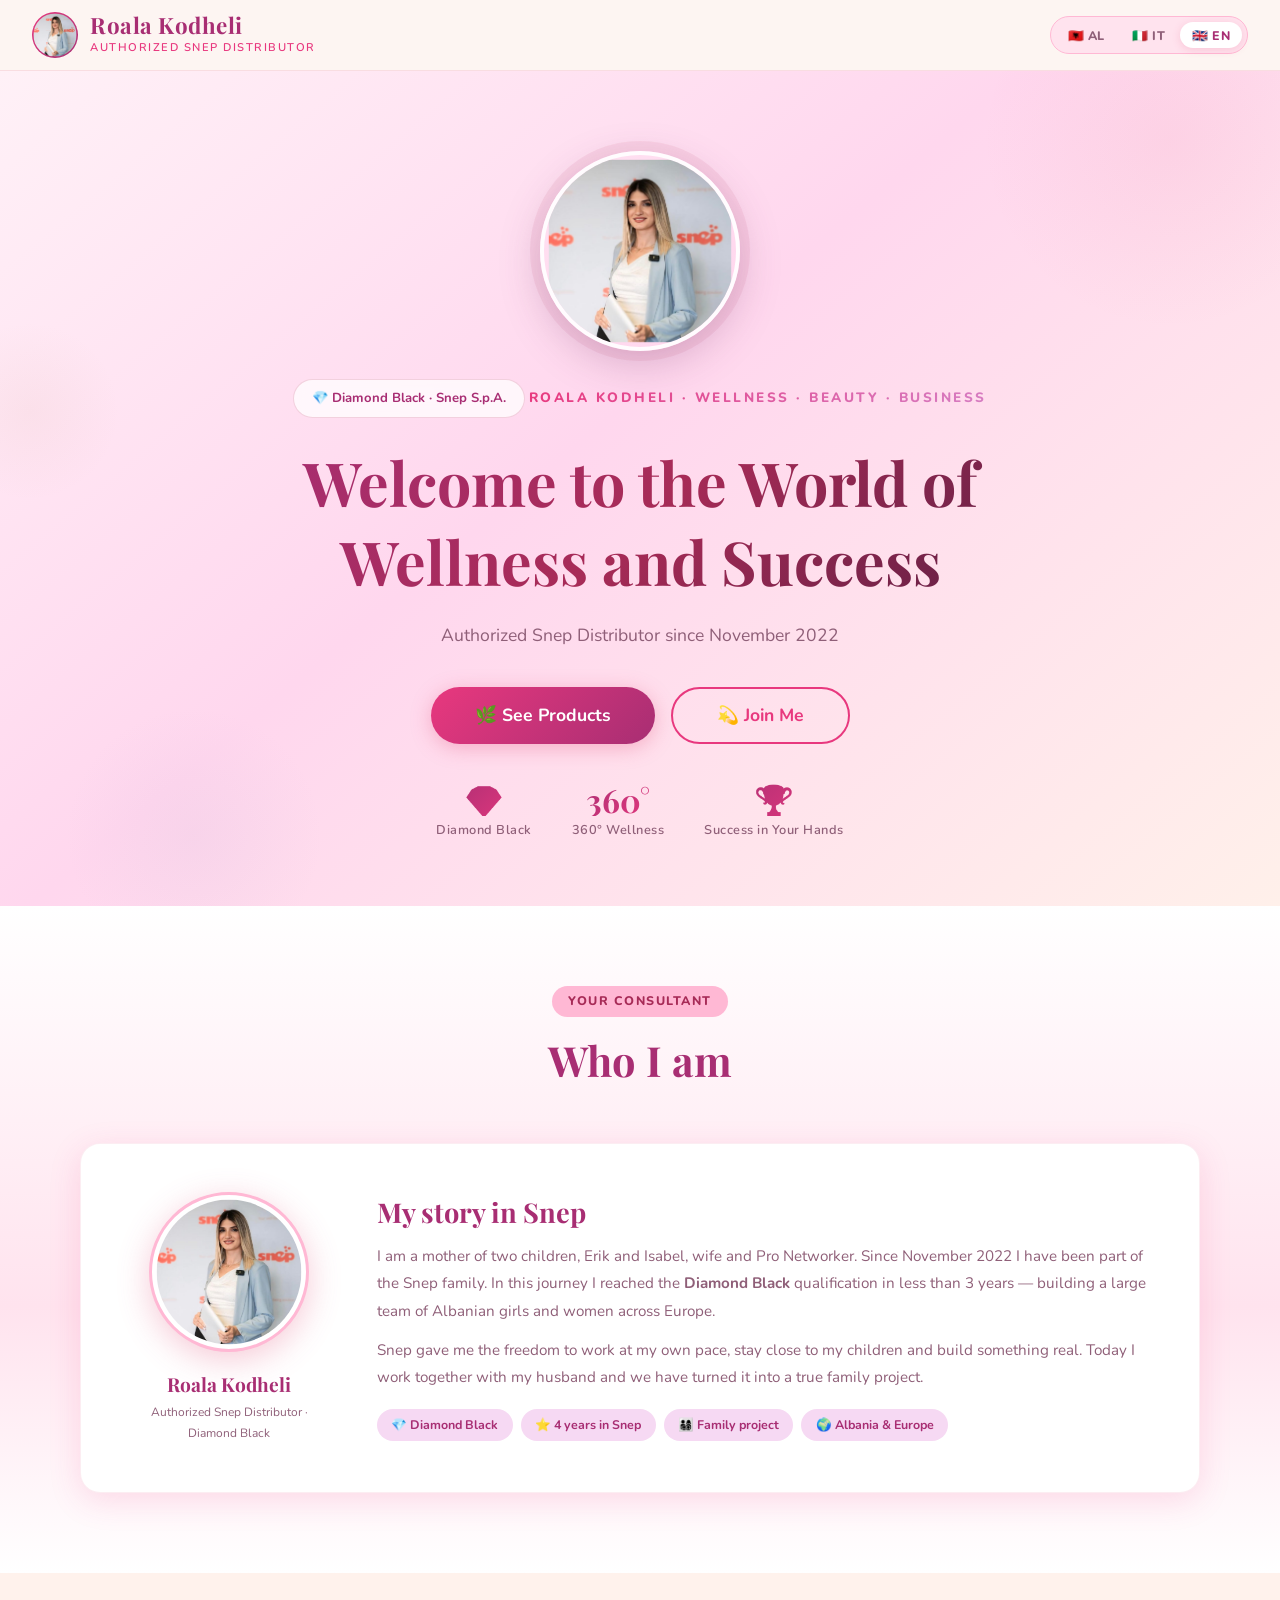
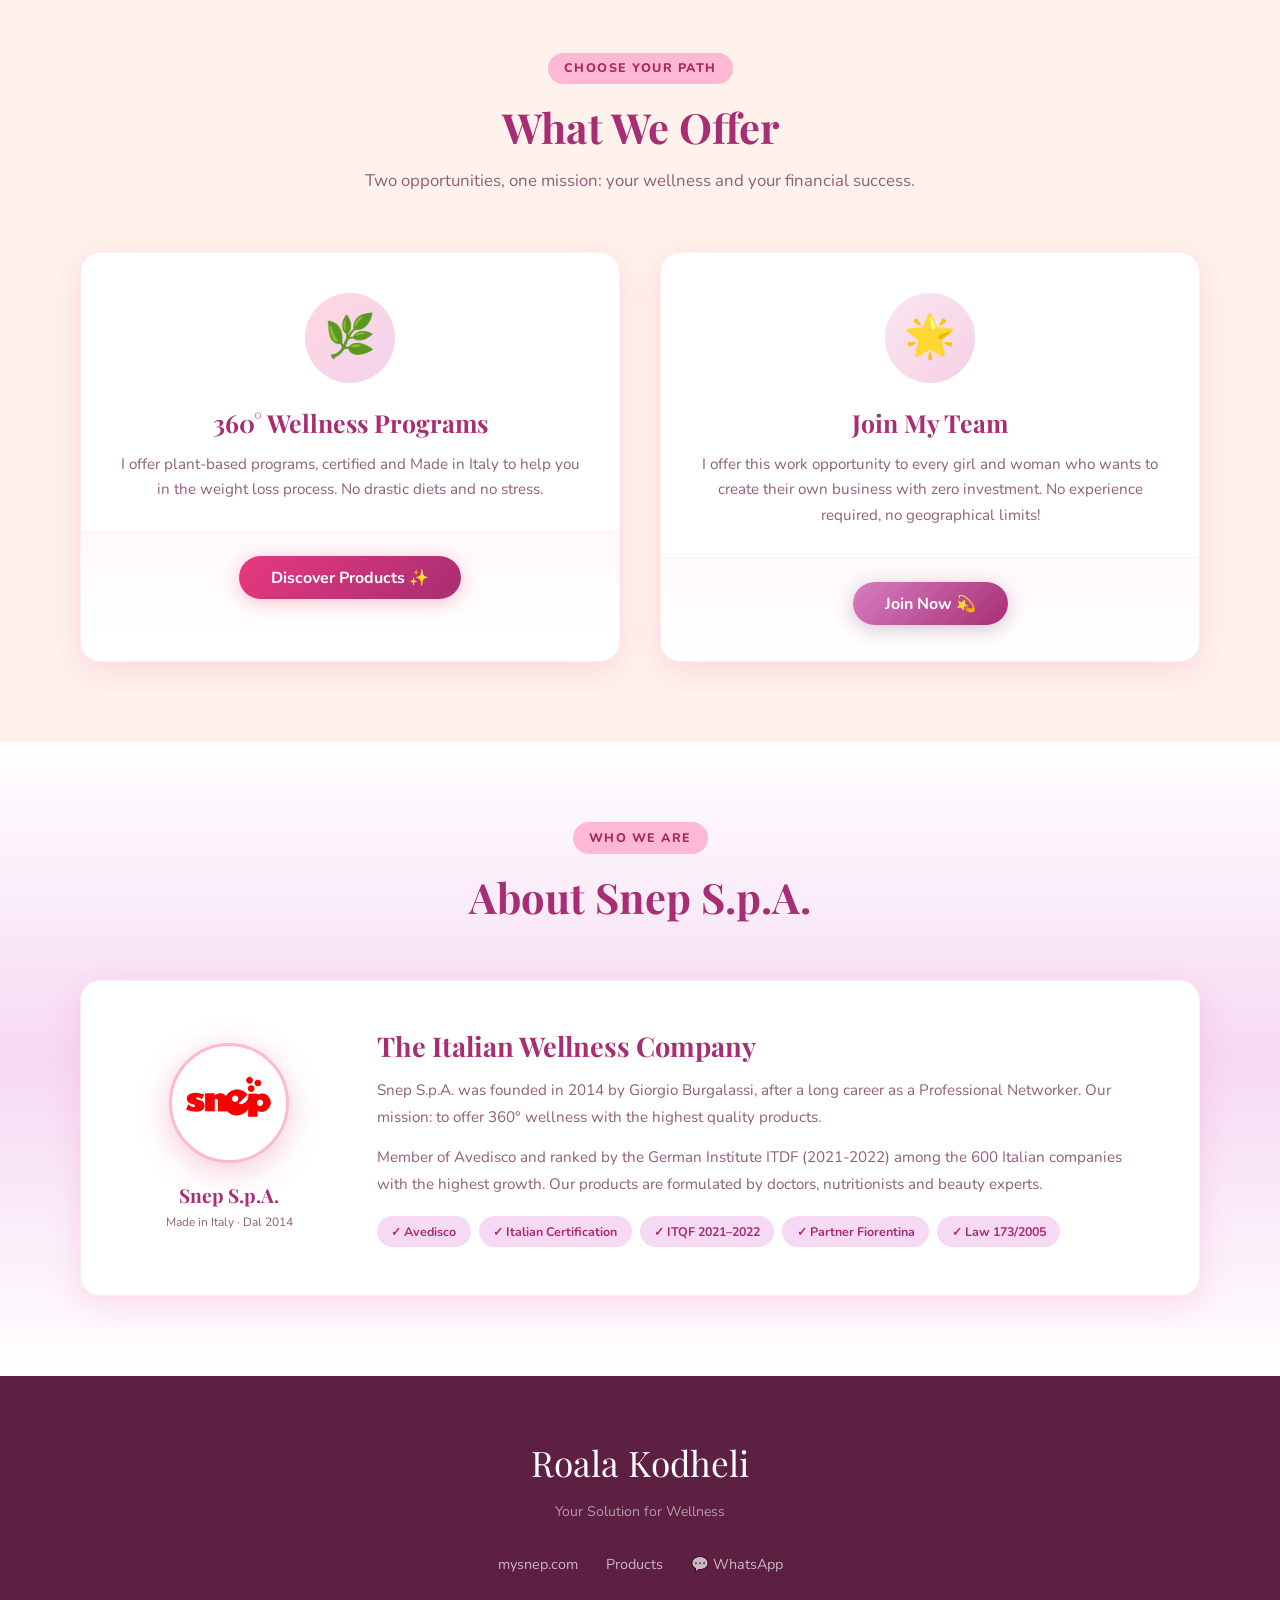
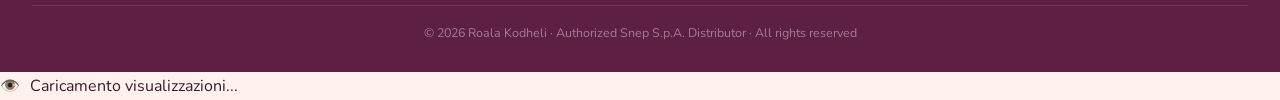
<file: index.html>
<!DOCTYPE html>
<html lang="sq">
<head>
  <meta charset="UTF-8"/>
  <meta name="viewport" content="width=device-width, initial-scale=1.0"/>
  <title>Roala Kodheli · Diamantë Black Snep</title>
  <meta name="description" content="Roala Kodheli — Distributrice Autorizzata Snep Diamantë Black. Nënë dhe sipërmarrëse. Zbuloni produktet e mirëqenies ose bashkohuni me ekipin tim."/>
  <!-- Google Analytics 4: replace G-XXXXXXXXXX with your measurement ID -->
  <script async src="https://www.googletagmanager.com/gtag/js?id=G-XXXXXXXXXX"></script>
  <script>
    window.dataLayer = window.dataLayer || [];
    function gtag(){dataLayer.push(arguments);}
    gtag('js', new Date());
    gtag('config', 'G-XXXXXXXXXX');
  </script>
  <link rel="stylesheet" href="style.css"/>
  <script>if(localStorage.getItem('snep_v')!=='2'){Object.keys(localStorage).filter(k=>k.startsWith('snep-snap')).forEach(k=>localStorage.removeItem(k));localStorage.setItem('snep_v','2');}</script>
  <style>
    .hero-badge {
      display: inline-flex; align-items: center; gap: 0.5rem;
      background: rgba(255,255,255,0.75);
      border: 1.5px solid rgba(212,120,154,0.3);
      border-radius: 50px; padding: 0.45rem 1.1rem;
      font-size: 0.82rem; font-weight: 700; color: var(--plum);
      margin-bottom: 1.5rem; backdrop-filter: blur(8px);
    }
    .stat-row {
      display: flex; justify-content: center; gap: 2.5rem; flex-wrap: wrap; margin-top: 2.5rem;
    }
    .stat-item { text-align: center; }
    .stat-num {
      font-family: 'Playfair Display', serif;
      font-size: 2rem; font-weight: 700; color: var(--plum); line-height: 1;
      background: linear-gradient(135deg, var(--plum), var(--pink));
      -webkit-background-clip: text; -webkit-text-fill-color: transparent; background-clip: text;
    }
    .stat-label { font-size: 0.8rem; color: var(--text-muted); font-weight: 600; margin-top: 0.2rem; letter-spacing: 0.5px; }
    .divider-ornament {
      display: flex; align-items: center; justify-content: center; gap: 1rem;
      color: var(--pink-light); font-size: 1.2rem; margin: 0.5rem 0;
    }
    .divider-ornament::before, .divider-ornament::after {
      content: ''; flex: 1; height: 1px;
      background: linear-gradient(90deg, transparent, var(--pink-light), transparent);
    }
    .hero-photo-wrap {
      width: 200px; height: 200px; border-radius: 50%; overflow: hidden;
      margin: 0 auto 1.75rem;
      border: 4px solid rgba(255,255,255,0.9);
      box-shadow: 0 12px 40px rgba(122,63,110,0.28), 0 0 0 10px rgba(212,120,154,0.15);
    }
    .hero-photo-wrap img {
      width: 100%;
      height: 100%;
      object-fit: cover;
      object-position: center 35%;
      transform: scale(0.95);
      transition: transform 0.22s ease, object-position 0.22s ease;
    }
    .visit-counter {
      position: fixed;
      bottom: 1rem;
      right: 1rem;
      z-index: 9999;
      display: flex;
      align-items: center;
      gap: 0.75rem;
      padding: 0.85rem 1rem;
      border-radius: 999px;
      background: rgba(255,255,255,0.96);
      color: #3b0a3f;
      font-weight: 700;
      font-size: 0.95rem;
      box-shadow: 0 16px 30px rgba(0,0,0,0.16);
      border: 1px solid rgba(255,93,150,0.15);
    }
    .visit-counter.hidden { display: none; }
    .visit-counter .status {
      font-size: 0.78rem;
      color: #7a4a6b;
    }
  </style>
</head>
<body>
<div id="visit-counter" class="visit-counter hidden">
  <span>Contatore visite</span>
  <span class="value" id="visit-count">0</span>
  <span class="status" id="visit-status">offline</span>
</div>

<!-- ==================== NAVBAR ==================== -->
<nav class="navbar">
  <a href="index.html" class="navbar-brand">
    <div class="navbar-logo"><img src="WhatsApp Image 2026-05-19 at 19.59.47.jpeg" alt="Roala Kodheli"></div>
    <div>
      <div class="brand-name">Roala Kodheli</div>
      <div class="brand-sub" data-i18n="nav.tagline">Distributrice Autorizzata Snep</div>
    </div>
  </a>
  <nav class="navbar-nav">
    <div class="lang-switcher">
      <button class="lang-btn active" data-lang="al">🇦🇱 AL</button>
      <button class="lang-btn" data-lang="it">🇮🇹 IT</button>
      <button class="lang-btn" data-lang="en">🇬🇧 EN</button>
    </div>
  </nav>
</nav>

<!-- ==================== HERO ==================== -->
<section class="hero hero-landing">
  <div class="hero-deco hero-deco-1"></div>
  <div class="hero-deco hero-deco-2"></div>
  <div class="hero-deco hero-deco-3"></div>
  <div class="hero-content">
    <div class="hero-photo-wrap fade-up delay-1">
      <img src="WhatsApp Image 2026-05-19 at 19.59.47.jpeg" alt="Roala Kodheli">
    </div>
    <div class="hero-badge fade-up delay-1">💎 Diamond Black · Snep S.p.A.</div>
    <p class="hero-eyebrow fade-up delay-1" data-i18n="hero.eyebrow">Albania · Italia · Snep</p>
    <h1 class="hero-title fade-up delay-2" data-i18n="hero.title">Jam Roala Kodheli</h1>
    <p class="hero-subtitle fade-up delay-3" data-i18n="hero.subtitle">
      Distributrice Autorizzata Snep Diamantë Black · Nënë, bashkëshortëse dhe sipërmarrëse — këtu për të udhëhequr drejt mirëqenies dhe lirisë financiare.
    </p>
    <div class="hero-actions fade-up delay-4">
      <a href="produktet.html" class="btn btn-primary btn-lg" data-i18n="hero.btn1">🌿 Shiko Produktet</a>
      <a href="bashkohu.html"  class="btn btn-outline  btn-lg" data-i18n="hero.btn2">💫 Bashkohu Me Mua</a>
    </div>
    <div class="stat-row fade-up delay-4">
      <div class="stat-item">
        <div class="stat-num">💎</div>
        <div class="stat-label" data-i18n="stat1">Diamond Black</div>
      </div>
      <div class="stat-item">
        <div class="stat-num">360°</div>
        <div class="stat-label" data-i18n="stat2">Mirëqenie 360°</div>
      </div>
      <div class="stat-item">
        <div class="stat-num">🏆</div>
        <div class="stat-label" data-i18n="stat3">Suksesi në Dorën Tënde</div>
      </div>
    </div>
  </div>
</section>

<!-- ==================== ROALA SECTION ==================== -->
<section class="section section-pink">
  <div class="container">
    <div class="section-header reveal">
      <span class="section-tag" data-i18n="roala.tag">La tua consulente</span>
      <h2 class="section-title" data-i18n="roala.title">Chi sono io</h2>
    </div>
    <div class="about-snep reveal">
      <div class="about-logo-box">
        <div class="about-logo-circle" style="width:160px;height:160px;"><img src="WhatsApp Image 2026-05-19 at 19.59.47.jpeg" alt="Roala Kodheli" style="width:100%;height:100%;object-fit:cover;object-position:center 38%;transform:scale(0.94);transition:transform 0.18s ease, object-position 0.18s ease;border-radius:50%;"></div>
        <div>
          <div class="about-logo-name">Roala Kodheli</div>
          <div class="about-logo-sub" data-i18n="roala.sub">Consulente Snep · Diamante Black</div>
        </div>
      </div>
      <div class="about-text">
        <h3 data-i18n="roala.h3">La mia storia con Snep</h3>
        <p data-i18n="roala.p1">Sono mamma di due bambini di 7 e 2 anni, e da 3 anni faccio parte della famiglia Snep. In questo percorso ho raggiunto la qualifica di <strong>Diamante Black</strong> — un traguardo che condivido ogni giorno con mio marito, perché questo è un progetto di coppia e di famiglia.</p>
        <p data-i18n="roala.p2">Snep mi ha dato la libertà di lavorare dai miei ritmi, stare vicino ai miei figli e costruire qualcosa di concreto. Se stai cercando un cambiamento reale nella tua vita, sono qui per guidarti passo dopo passo.</p>
        <div class="about-badges">
          <span class="badge" data-i18n="roala.badge.diamond">💎 Diamond Black</span>
          <span class="badge" data-i18n="roala.badge.years">⭐ 3 vjet në Snep</span>
          <span class="badge" data-i18n="roala.badge.family">👨‍👩‍👧‍👦 Projekti familjar</span>
          <span class="badge" data-i18n="roala.badge.geo">🌍 Shqipëri &amp; Itali</span>
        </div>
      </div>
    </div>
  </div>
</section>

<!-- ==================== MAIN CARDS ==================== -->
<section class="section">
  <div class="container">

    <div class="section-header">
      <span class="section-tag" data-i18n="cards.tag">Zgjidhni rrugën tuaj</span>
      <h2 class="section-title" data-i18n="cards.title">Çfarë Ofrojmë</h2>
      <p class="section-subtitle" data-i18n="cards.sub">
        Dy mundësi, një mision: mirëqenia juaj dhe suksesi juaj financiar.
      </p>
    </div>

    <div class="feature-grid">

      <!-- CARD 1 — Products -->
      <div class="feature-card reveal">
        <div class="feature-card-header">
          <div class="feature-icon feature-icon-products">🌿</div>
          <h3 data-i18n="card1.title">Produktet e Mirëqenies</h3>
          <p data-i18n="card1.desc">
            Suplemente ushqimore, kozmetikë premium dhe produkte mjedisore të certifikuara nga Snep S.p.A.
            Formuluar nga mjekë dhe nutricionistë — për shëndetin dhe bukurinë tuaj çdo ditë.
          </p>
        </div>
        <div class="feature-card-body">
          <div class="feature-card-actions">
            <a href="produktet.html" class="btn btn-primary" data-i18n="card1.btn">Zbuloni Produktet ✨</a>
          </div>
        </div>
      </div>

      <!-- CARD 2 — Join -->
      <div class="feature-card reveal" style="transition-delay:0.15s">
        <div class="feature-card-header">
          <div class="feature-icon feature-icon-join">🌟</div>
          <h3 data-i18n="card2.title">Bashkohu me Mua</h3>
          <p data-i18n="card2.desc">
            Bëhu distributor i pavarur Snep dhe ndërto biznesin tënd. Liri financiare, orë pune fleksibël
            dhe mbështetje e plotë nga ekipi im. Pa kufizime gjeografike!
          </p>
        </div>
        <div class="feature-card-body">
          <div class="feature-card-actions">
            <a href="bashkohu.html" class="btn btn-secondary" data-i18n="card2.btn">Bashkohu Tani 💫</a>
          </div>
        </div>
      </div>

    </div>
  </div>
</section>

<!-- ==================== ABOUT SNEP ==================== -->
<section class="section section-alt">
  <div class="container">
    <div class="section-header reveal">
      <span class="section-tag" data-i18n="about.tag">Kush jemi</span>
      <h2 class="section-title" data-i18n="about.title">Rreth Snep S.p.A.</h2>
    </div>
    <div class="about-snep reveal">
      <div class="about-logo-box">
        <div class="about-logo-circle"><img src="logo-snep.png" alt="Snep S.p.A." style="width:80%;height:80%;object-fit:contain;border-radius:0;"></div>
        <div>
          <div class="about-logo-name">Snep S.p.A.</div>
          <div class="about-logo-sub">Made in Italy · Dal 2014</div>
        </div>
      </div>
      <div class="about-text">
        <h3 data-i18n="about.h3">Kompania Italiane e Mirëqenies</h3>
        <p data-i18n="about.p1">
          Snep S.p.A. u krijua në vitin 2014 nga Giorgio Burgalassi, pas një karriere të gjatë si
          rrjetëtar profesionist. Misioni ynë: të ofrojmë mirëqenie 360 gradë me produkte
          të cilësisë më të lartë.
        </p>
        <p data-i18n="about.p2">
          Anëtare e Avedisco dhe e renditur nga Instituti Gjerman ITQF (2021-2022) në mesin e
          600 kompanive italiane me rritje më të lartë. Partner zyrtar i Fiorentina FC.
          Produktet tona janë formuluara me mjekët, nutricionistët dhe ekspertët e bukurisë.
        </p>
        <div class="about-badges">
          <span class="badge">✓ Avedisco</span>
          <span class="badge" data-i18n="about.badge.certification">✓ Certifikim Italian</span>
          <span class="badge">✓ ITQF 2021–2022</span>
          <span class="badge">✓ Partner Fiorentina</span>
          <span class="badge" data-i18n="about.badge.law">✓ Ligjit 173/2005</span>
        </div>
      </div>
    </div>
  </div>
</section>

<!-- ==================== FOOTER ==================== -->
<footer class="footer">
  <div class="footer-logo">Roala Kodheli</div>
  <div class="footer-tagline" data-i18n="footer.tag">
    Zgjidhja Juaj për Mirëqenien
  </div>
  <div class="footer-links">
    <a href="http://www.mysnep.com/390176089" target="_blank" rel="noopener">mysnep.com</a>
    <a href="produktet.html" data-i18n="nav.products">Produktet</a>
    <a href="https://wa.me/393792880067" target="_blank" rel="noopener">💬 WhatsApp</a>
  </div>
  <hr class="footer-divider"/>
  <div class="footer-copy" data-i18n="footer.copy">
    © 2024 Snep S.p.A. · P.IVA M12110004k · Të gjitha të drejtat e rezervuara
  </div>
</footer>

<!-- ==================== JS ==================== -->
<script>
/* ---- Translations ---- */
const T = {
  al: {
    "nav.tagline":    "Distributore e Autorizuar Snep",
    "hero.eyebrow":   "Roala Kodheli · Mirëqenia · Bukuria · Biznesi",
    "hero.title":     "Mirë se vini në Botën e Mirëqenies dhe Suksesit",
    "hero.subtitle":  "Distributore e Autorizuar Snep nga Nëntori 2022",
    "hero.btn1":      "🌿 Shiko Produktet",
    "hero.btn2":      "💫 Bashkohu Me Mua",
    "stat1": "Diamond Black", "stat2": "Mirëqenie 360°", "stat3": "Suksesi në Dorën Tënde",
    "cards.tag":      "Zgjidhni rrugën tuaj",
    "cards.title":    "Çfarë Ofrojmë",
    "cards.sub":      "Dy mundësi, një mision: mirëqenia juaj dhe suksesi juaj financiar.",
    "card1.title":    "Në Formë në 360°",
    "card1.desc":     "Ofroj programe bimore, të certifikuara dhe Made in Italy që të ndihmojnë në procesin e humbjes së peshës. Pa dieta drastike dhe pa stres.",
    "card1.btn":      "Zbuloni Produktet ✨",
    "card2.title":    "Bashkohu me Ekipin Tim",
    "card2.desc":     "Ofroj këtë mundësi pune çdo vajze dhe gruaje që dëshiron të krijojë biznesin e saj me zero investime. Pa eksperiencë, pa kufizime gjeografike!",
    "card2.btn":      "Bashkohu Tani 💫",
    "about.tag":      "Kush jemi",
    "about.title":    "Rreth Snep S.p.A.",
    "about.h3":       "Kompania Italiane e Mirëqenies",
    "about.p1":       "Snep S.p.A. u krijua në vitin 2014 nga Giorgio Burgalassi, pas një karriere të gjatë si Networker Profesionist. Misioni ynë: të ofrojmë mirëqenie në 360° me produkte të cilësisë më të lartë.",
    "about.p2":       "Anëtare e Avedisco dhe e renditur nga Instituti Gjerman ITDF (2021-2022) në mesin e 600 kompanive Italiane me rritje më të lartë. Produktet tona janë formuluar nga mjekë, nutricionistë dhe ekspertë të bukurisë.",
    "about.badge.certification": "✓ Certifikim Italian",
    "about.badge.law": "✓ Ligjit 173/2005",
    "footer.tag":     "Zgjidhja Juaj për Mirëqenien",
    "footer.copy":    "© 2026 Roala Kodheli · Distributore e Autorizuar Snep S.p.A. · Të gjitha të drejtat e rezervuara",
    "roala.tag":      "Konsulentja jote",
    "roala.title":    "Kush jam unë",
    "roala.sub":      "Distributore e Autorizuar Snep · Diamond Black",
    "roala.h3":       "Historia ime në Snep",
    "roala.p1":       "Jam nënë e dy fëmijëve, Erik dhe Isabel, bashkëshortë dhe Networkere Pro. Nga nëntori 2022 jam pjesë e familjes Snep. Në këtë udhëtim kam arritur kualifikimin e lartë <strong>Diamond Black</strong> në më pak se 3 vite — duke ndërtuar një skuadër të madhe me vajza dhe gra shqiptare në gjithë Europën.",
    "roala.p2":       "Snep më dha lirinë të unoj sipas ritmit tim, të jem pranë fëmijëve të mi dhe të ndërtoj diçka konkrete. Sot punoj bashkë me bashkëshortin tim dhe e kemi kthyer në një projekt të vërtetë familjar.",
    "roala.badge.diamond": "💎 Diamond Black",
    "roala.badge.years": "⭐ 3 vite në Snep",
    "roala.badge.family": "👨‍👩‍👧‍👦 Projekti familjar",
    "roala.badge.geo": "🌍 Shqipëri & Europe",
    "nav.products":   "Produktet", "nav.join": "Bashkohu", "nav.contact": "Kontaktet"
  },
  it: {
    "nav.tagline":    "Distributrice Autorizzata Snep",
    "hero.eyebrow":   "Roala Kodheli · Benessere · Bellezza · Business",
    "hero.title":     "Benvenuti nel Mondo del Benessere e del Successo",
    "hero.subtitle":  "Distributrice Autorizzata Snep dal Novembre 2022",
    "hero.btn1":      "🌿 Vedi i Prodotti",
    "hero.btn2":      "💫 Unisciti a Me",
    "stat1": "Diamond Black", "stat2": "Benessere 360°", "stat3": "Il Successo è Tuo",
    "cards.tag":      "Scegliete il vostro percorso",
    "cards.title":    "Cosa Offriamo",
    "cards.sub":      "Due opportunità, una missione: il vostro benessere e il vostro successo finanziario.",
    "card1.title":    "In Forma al 360°",
    "card1.desc":     "Offro programmi a base vegetale, certificati e Made in Italy che ti aiutano nel processo di perdita di peso. Senza diete drastiche e senza stress.",
    "card1.btn":      "Scopri i Prodotti ✨",
    "card2.title":    "Unisciti al Mio Team",
    "card2.desc":     "Offro questa opportunità di lavoro a ogni ragazza e donna che vuole creare il proprio business con zero investimenti. Senza esperienza, senza limiti geografici!",
    "card2.btn":      "Unisciti Ora 💫",
    "about.tag":      "Chi siamo",
    "about.title":    "Chi è Snep S.p.A.",
    "about.h3":       "L'Azienda Italiana del Benessere",
    "about.p1":       "Snep S.p.A. è nata nel 2014 da Giorgio Burgalassi, dopo una lunga carriera come Networker Professionista. La nostra missione: offrire benessere a 360° con prodotti della massima qualità.",
    "about.p2":       "Membro di Avedisco e classificata dall'Istituto Tedesco ITDF (2021-2022) tra le 600 aziende italiane con la crescita più alta. I nostri prodotti sono formulati da medici, nutrizionisti ed esperti di bellezza.",
    "about.badge.certification": "✓ Certificazione Italiana",
    "about.badge.law": "✓ Legge 173/2005",
    "footer.tag":     "La Vostra Soluzione per il Benessere",
    "footer.copy":    "© 2026 Roala Kodheli · Distributrice Autorizzata Snep S.p.A. · Tutti i diritti riservati",
    "roala.tag":      "La tua consulente",
    "roala.title":    "Chi sono io",
    "roala.sub":      "Distributrice Autorizzata Snep · Diamond Black",
    "roala.h3":       "La mia storia in Snep",
    "roala.p1":       "Sono mamma di due bambini, Erik e Isabel, moglie e Networker Pro. Dal novembre 2022 faccio parte della famiglia Snep. In questo percorso ho raggiunto la qualifica di <strong>Diamond Black</strong> in meno di 3 anni — costruendo una grande squadra di ragazze e donne albanesi in tutta Europa.",
    "roala.p2":       "Snep mi ha dato la libert\u00e0 di lavorare al mio ritmo, stare vicino ai miei figli e costruire qualcosa di concreto. Oggi lavoro insieme a mio marito e lo abbiamo trasformato in un vero progetto di famiglia.",
    "roala.badge.diamond": "💎 Diamond Black",
    "roala.badge.years": "⭐ 3 anni in Snep",
    "roala.badge.family": "👨‍👩‍👧‍👦 Progetto di famiglia",
    "roala.badge.geo": "🌍 Albania & Europa",
    "nav.products":   "Prodotti", "nav.join": "Unisciti", "nav.contact": "Contatti"
  },
  en: {
    "nav.tagline":    "Authorized Snep Distributor",
    "hero.eyebrow":   "Roala Kodheli · Wellness · Beauty · Business",
    "hero.title":     "Welcome to the World of Wellness and Success",
    "hero.subtitle":  "Authorized Snep Distributor since November 2022",
    "hero.btn1":      "🌿 See Products",
    "hero.btn2":      "💫 Join Me",
    "stat1": "Diamond Black", "stat2": "360° Wellness", "stat3": "Success in Your Hands",
    "cards.tag":      "Choose your path",
    "cards.title":    "What We Offer",
    "cards.sub":      "Two opportunities, one mission: your wellness and your financial success.",
    "card1.title":    "360° Wellness Programs",
    "card1.desc":     "I offer plant-based programs, certified and Made in Italy to help you in the weight loss process. No drastic diets and no stress.",
    "card1.btn":      "Discover Products ✨",
    "card2.title":    "Join My Team",
    "card2.desc":     "I offer this work opportunity to every girl and woman who wants to create their own business with zero investment. No experience required, no geographical limits!",
    "card2.btn":      "Join Now 💫",
    "about.tag":      "Who we are",
    "about.title":    "About Snep S.p.A.",
    "about.h3":       "The Italian Wellness Company",
    "about.p1":       "Snep S.p.A. was founded in 2014 by Giorgio Burgalassi, after a long career as a Professional Networker. Our mission: to offer 360° wellness with the highest quality products.",
    "about.p2":       "Member of Avedisco and ranked by the German Institute ITDF (2021-2022) among the 600 Italian companies with the highest growth. Our products are formulated by doctors, nutritionists and beauty experts.",
    "about.badge.certification": "✓ Italian Certification",
    "about.badge.law": "✓ Law 173/2005",
    "footer.tag":     "Your Solution for Wellness",
    "footer.copy":    "© 2026 Roala Kodheli · Authorized Snep S.p.A. Distributor · All rights reserved",
    "roala.tag":      "Your consultant",
    "roala.title":    "Who I am",
    "roala.sub":      "Authorized Snep Distributor · Diamond Black",
    "roala.h3":       "My story in Snep",
    "roala.p1":       "I am a mother of two children, Erik and Isabel, wife and Pro Networker. Since November 2022 I have been part of the Snep family. In this journey I reached the <strong>Diamond Black</strong> qualification in less than 3 years — building a large team of Albanian girls and women across Europe.",
    "roala.p2":       "Snep gave me the freedom to work at my own pace, stay close to my children and build something real. Today I work together with my husband and we have turned it into a true family project.",
    "roala.badge.diamond": "💎 Diamond Black",
    "roala.badge.years": "⭐ 3 years in Snep",
    "roala.badge.family": "👨‍👩‍👧‍👦 Family project",
    "roala.badge.geo": "🌍 Albania & Europe",
    "nav.products":   "Products", "nav.join": "Join", "nav.contact": "Contacts"
  }
};

// Dynamic year counter for the 'roala.badge.years' label.
function getSnepYears() {
  const startYear = 2022; // Roala joined in November 2022
  const now = new Date();
  let years = now.getFullYear() - startYear;
  // If it's before November 1st of the current year, subtract one
  if (now.getMonth() < 10 || (now.getMonth() === 10 && now.getDate() < 1)) {
    years -= 1;
  }
  if (years < 0) years = 0;
  return years;
}

function updateSnepYearLabels() {
  const n = getSnepYears();
  T.al['roala.badge.years'] = (n === 1) ? `⭐ ${n} vit në Snep` : `⭐ ${n} vjet në Snep`;
  T.it['roala.badge.years'] = (n === 1) ? `⭐ ${n} anno in Snep` : `⭐ ${n} anni in Snep`;
  T.en['roala.badge.years'] = (n === 1) ? `⭐ ${n} year in Snep` : `⭐ ${n} years in Snep`;
}

let currentLang = 'al';

function setLang(lang) {
  currentLang = lang;
  document.querySelectorAll('.lang-btn').forEach((b,i) => {
    b.classList.toggle('active', ['al','it','en'][i] === lang);
  });
  document.querySelectorAll('[data-i18n]').forEach(el => {
    const k = el.getAttribute('data-i18n');
    if (T[lang] && T[lang][k] !== undefined) el.innerHTML = T[lang][k];
  });
  document.documentElement.lang = lang === 'al' ? 'sq' : lang;
}

/* ---- Reveal on scroll ---- */
function initReveal() {
  const io = new IntersectionObserver((entries) => {
    entries.forEach(e => { if (e.isIntersecting) { e.target.classList.add('visible'); io.unobserve(e.target); } });
  }, { threshold: 0.15 });
  document.querySelectorAll('.reveal').forEach(el => io.observe(el));
}

/* ---- Init ---- */
function getLangFromURL() {
  try {
    const params = new URLSearchParams(window.location.search);
    const lang = params.get('lang');
    return ['al','it','en'].includes(lang) ? lang : null;
  } catch (e) {
    return null;
  }
}

function updateInternalLinks(lang) {
  if (!lang) return;
  document.querySelectorAll('a[href]').forEach(el => {
    const href = el.getAttribute('href');
    if (!href || href.startsWith('#') || href.startsWith('mailto:') || href.startsWith('tel:') || href.match(/^[a-z]+:/i)) return;
      if (!href.match(/\.html($|[?#])/i)) return;
      try {
        const url = new URL(href, window.location.href);
        url.searchParams.set('lang', lang);
        el.setAttribute('href', url.pathname + url.search + url.hash);
      } catch (e) {}
    });
}

function detectLang() {
  const urlLang = getLangFromURL();
  if (urlLang) return urlLang;
  const langs = (navigator.languages || []).concat(navigator.language || navigator.userLanguage || 'en');
  for (const lang of langs) {
    const value = (lang || '').toLowerCase();
    if (value.startsWith('sq') || value.startsWith('al')) return 'al';
    if (value.startsWith('it')) return 'it';
  }
  return 'en';
}

function authorizeVisitCounter() {
  const secret = 'roala-view-token';
  const authKey = 'snep-visit-counter-auth';
  const params = new URLSearchParams(window.location.search);
  const token = params.get('showcounter');
  if (token === secret) {
    try { localStorage.setItem(authKey, secret); } catch (e) {}
    return true;
  }
  return localStorage.getItem(authKey) === secret;
}

function setupVisitCounter() {
  const el = document.getElementById('visit-counter');
  const countEl = document.getElementById('visit-count');
  const statusEl = document.getElementById('visit-status');
  if (!el || !countEl || !statusEl) return;
  if (!authorizeVisitCounter()) return;

  const counterKey = 'snep-visit-counter-count';
  let count = Number(localStorage.getItem(counterKey) || 0);
  const online = navigator.onLine;
  if (online) {
    count += 1;
    try { localStorage.setItem(counterKey, count); } catch (e) {}
  }
  countEl.textContent = count;
  statusEl.textContent = online ? 'online' : 'offline';
  el.classList.remove('hidden');
}

document.addEventListener('DOMContentLoaded', () => {
  updateSnepYearLabels();
  const savedLang = localStorage.getItem('snep-lang');
  const urlLang = getLangFromURL();
  const lang = urlLang || savedLang || detectLang();
  setLang(lang);
  updateInternalLinks(lang);
  initReveal();
  setupVisitCounter();
});
</script>
<script src="editor.js"></script>
  <div class="page-view-badge" data-page-key="index">Caricamento visualizzazioni...</div>
  <script src="visitor-counter.js"></script>
</body>
</html>
</file>
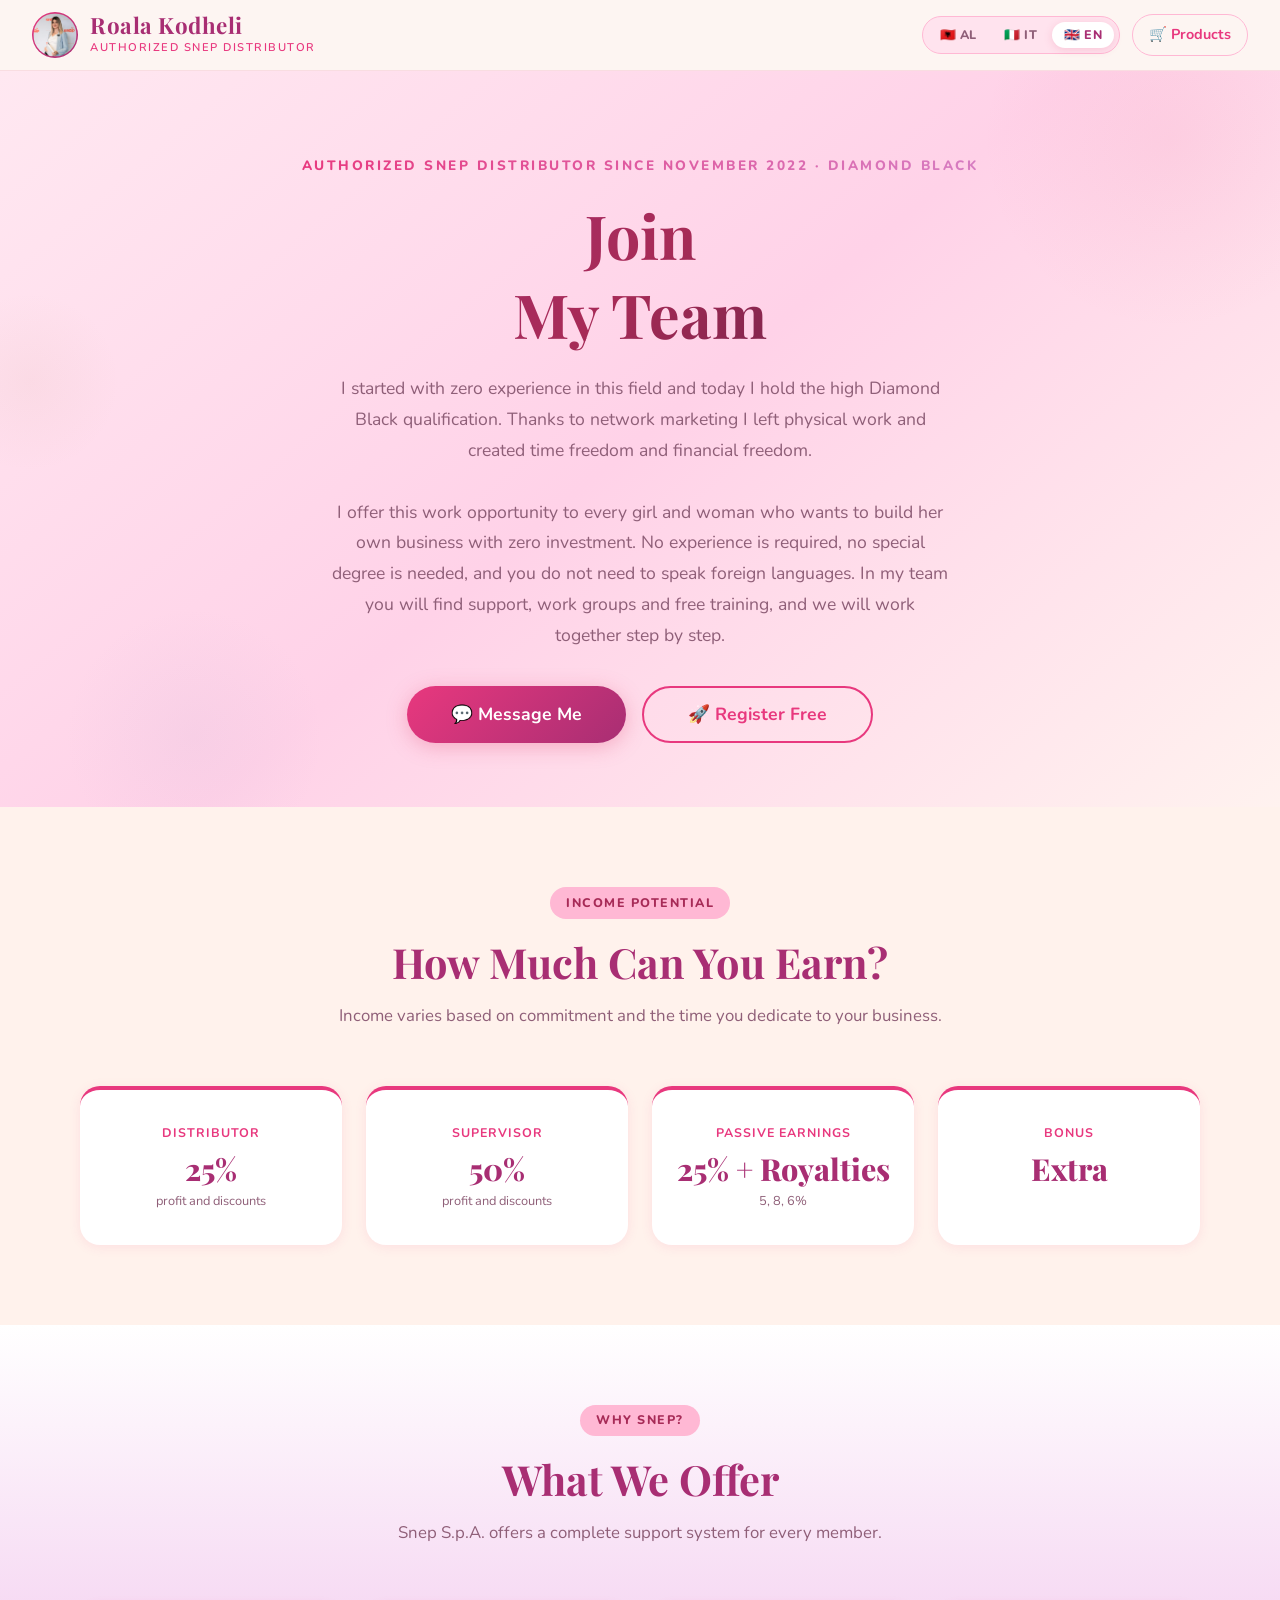
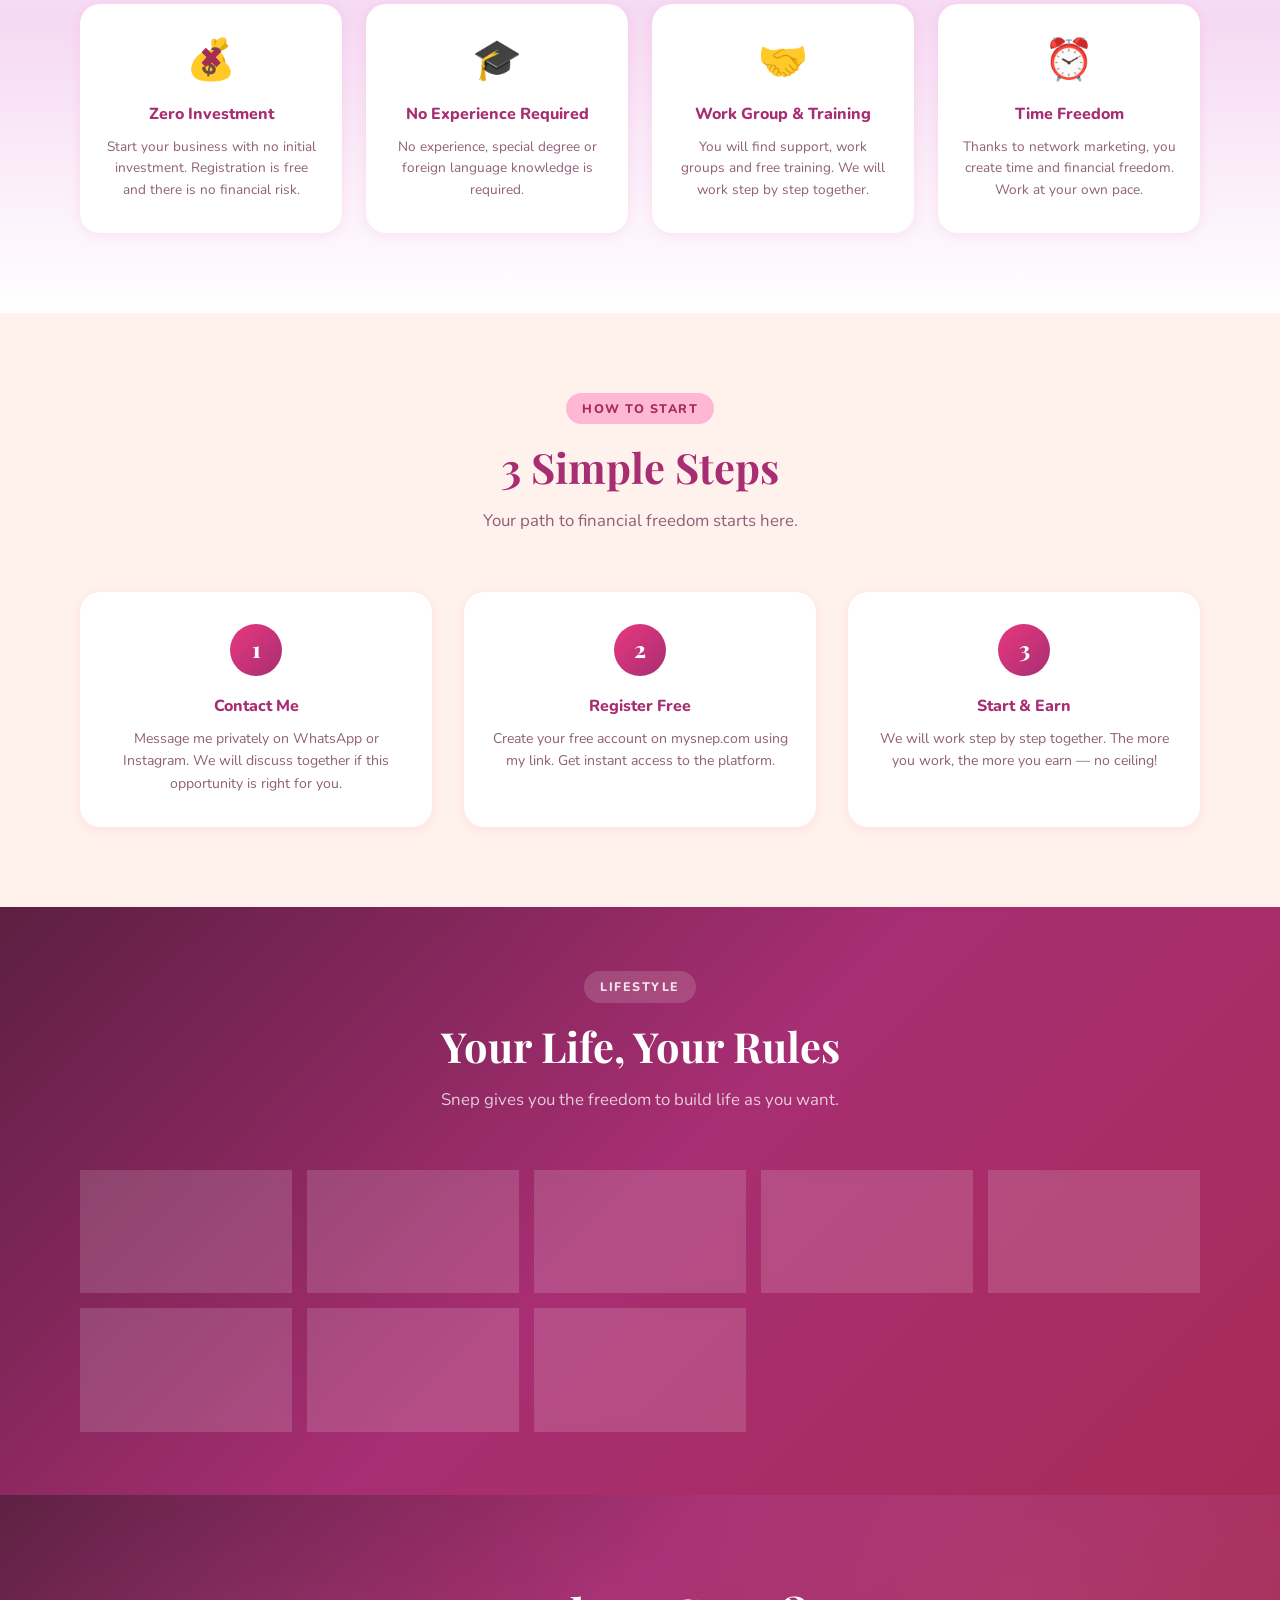
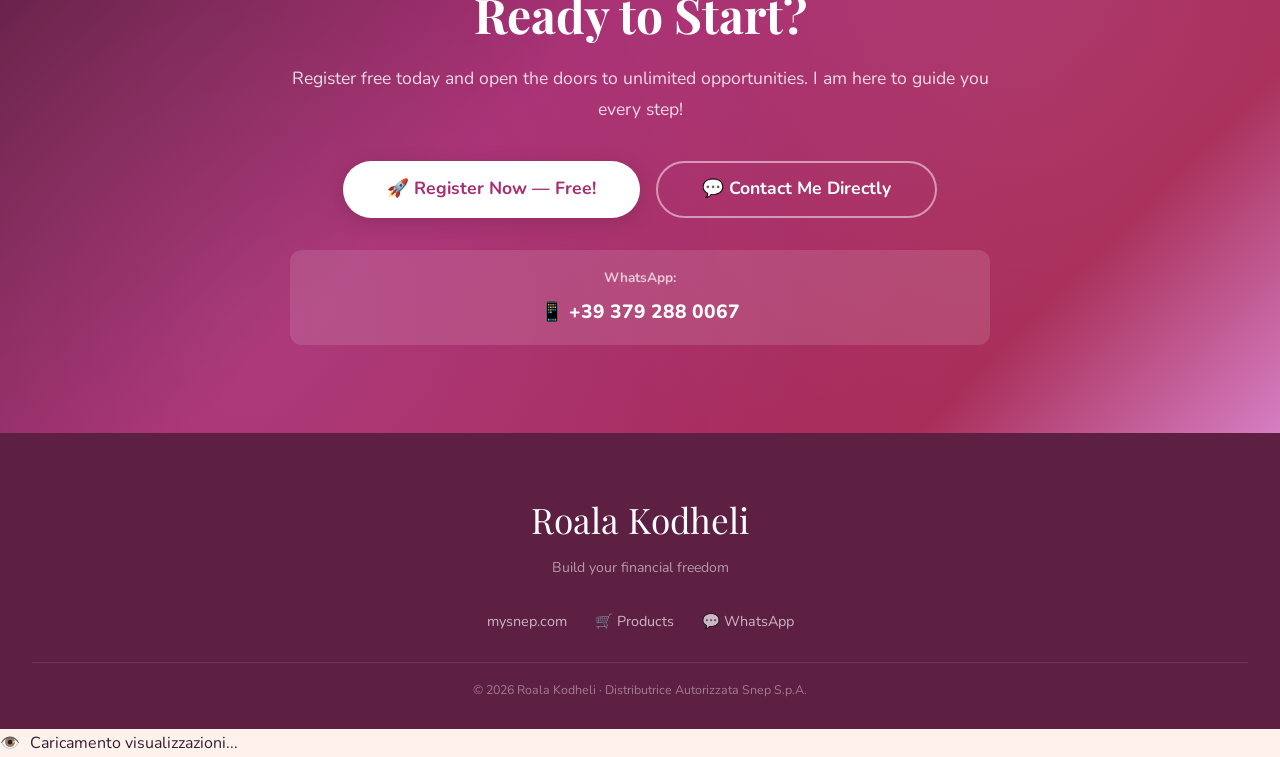
<file: bashkohu.html>
﻿<!DOCTYPE html>
<html lang="sq">
<head>
  <meta charset="UTF-8"/>
  <meta name="viewport" content="width=device-width, initial-scale=1.0"/>
  <title>Roala Kodheli — Behu Pjesë e Ekipit Tim</title>
  <meta name="description" content="Roala Kodheli · Distributore e Autorizuar Snep S.p.A. — Ndërto biznesin tënd me zero investime. Bashkohu ekipit tim sot!"/>
  <!-- Google Analytics 4: replace G-XXXXXXXXXX with your measurement ID -->
  <script async src="https://www.googletagmanager.com/gtag/js?id=G-XXXXXXXXXX"></script>
  <script>
    window.dataLayer = window.dataLayer || [];
    function gtag(){dataLayer.push(arguments);}
    gtag('js', new Date());
    gtag('config', 'G-XXXXXXXXXX');
  </script>
  <link rel="stylesheet" href="style.css"/>
  <script>if(localStorage.getItem('snep_v')!=='2'){Object.keys(localStorage).filter(k=>k.startsWith('snep-snap')).forEach(k=>localStorage.removeItem(k));localStorage.setItem('snep_v','2');}</script>
  <style>
    /* ---- Income cards ---- */
    .income-grid {
      display: grid;
      grid-template-columns: repeat(auto-fit, minmax(200px, 1fr));
      gap: 1.5rem;
      margin-top: 2.5rem;
    }
    .income-card {
      background: white;
      border-radius: var(--radius);
      padding: 2rem 1.5rem;
      text-align: center;
      box-shadow: var(--shadow-sm);
      border-top: 4px solid var(--pink);
      transition: transform 0.3s ease, box-shadow 0.3s ease;
    }
    .income-card:hover { transform: translateY(-6px); box-shadow: var(--shadow-md); }
    .income-level {
      font-size: 0.78rem; font-weight: 700; letter-spacing: 1px;
      text-transform: uppercase; color: var(--pink); margin-bottom: 0.5rem;
    }
    .income-amount {
      font-family: 'Playfair Display', serif;
      font-size: 1.9rem; font-weight: 800;
      color: var(--plum); line-height: 1.1;
    }
    .income-period {
      font-size: 0.8rem; color: var(--text-muted); margin-top: 0.3rem;
    }

    /* ---- Steps ---- */
    .steps-grid {
      display: grid;
      grid-template-columns: repeat(auto-fit, minmax(240px, 1fr));
      gap: 2rem;
      margin-top: 2.5rem;
    }
    .step-card {
      background: white;
      border-radius: var(--radius);
      padding: 2rem 1.5rem;
      text-align: center;
      box-shadow: var(--shadow-sm);
      position: relative;
    }
    .step-number {
      width: 52px; height: 52px;
      background: linear-gradient(135deg, var(--pink), var(--plum));
      color: white; border-radius: 50%;
      display: flex; align-items: center; justify-content: center;
      font-family: 'Playfair Display', serif;
      font-size: 1.4rem; font-weight: 800;
      margin: 0 auto 1rem;
    }
    .step-title { font-weight: 800; font-size: 1rem; color: var(--plum); margin-bottom: 0.5rem; }
    .step-desc { font-size: 0.88rem; color: var(--text-muted); line-height: 1.6; }

    /* ---- Why join cards ---- */
    .why-grid {
      display: grid;
      grid-template-columns: repeat(auto-fit, minmax(220px, 1fr));
      gap: 1.5rem;
      margin-top: 2.5rem;
    }
    .why-card {
      background: white;
      border-radius: var(--radius);
      padding: 2rem 1.5rem;
      text-align: center;
      box-shadow: var(--shadow-sm);
      transition: transform 0.3s ease;
    }
    .why-card:hover { transform: translateY(-4px); }
    .why-icon {
      position: relative;
      font-size: 2.5rem;
      margin-bottom: 1rem;
      display: inline-flex;
      align-items: center;
      justify-content: center;
      width: 3rem;
      height: 3rem;
    }
    .why-icon.why-icon-zero::after {
      content: '✖';
      position: absolute;
      inset: 0;
      display: flex;
      align-items: center;
      justify-content: center;
      font-size: 1.8rem;
      color: var(--pink-dark);
      pointer-events: none;
    }
    .why-title { font-weight: 800; font-size: 1rem; color: var(--plum); margin-bottom: 0.5rem; }
    .why-desc { font-size: 0.85rem; color: var(--text-muted); line-height: 1.6; }

    /* ---- Freedom grid ---- */
    .freedom-grid {
      display: grid;
      grid-template-columns: repeat(auto-fit, minmax(180px, 1fr));
      gap: 1rem;
      margin-top: 2.5rem;
    }
    .freedom-item {
      background: rgba(255,255,255,0.15);
      border: 1px solid rgba(255,255,255,0.25);
      border-radius: 12px;
      padding: 1.25rem 1rem;
      text-align: center;
      color: white;
      backdrop-filter: blur(4px);
    }
    .freedom-item .fi-icon { font-size: 1.8rem; margin-bottom: 0.4rem; }
    .freedom-item .fi-label { font-size: 0.85rem; font-weight: 700; }

    /* ---- Join CTA buttons ---- */
    .join-buttons {
      display: flex; gap: 1rem; justify-content: center; flex-wrap: wrap; margin-top: 2rem;
    }

    /* ---- Contact strip ---- */
    .contact-strip {
      background: var(--pink-light);
      border-radius: var(--radius);
      padding: 1.5rem 2rem;
      text-align: center;
      margin-top: 3rem;
    }
    .contact-strip p { color: var(--plum); font-weight: 700; margin-bottom: 0.5rem; }
    .contact-strip a {
      color: var(--plum-dark); font-size: 1.2rem; font-weight: 800;
      text-decoration: none; display: inline-flex; align-items: center; gap: 0.5rem;
    }
    .contact-strip a:hover { color: var(--pink); }

    /* Freedom section gradient */
    .section-freedom {
      background: linear-gradient(135deg, var(--plum-dark) 0%, var(--plum) 50%, var(--pink-dark) 100%);
      padding: 4rem 0;
    }
    .section-freedom .section-header .section-tag,
    .section-freedom .section-header .section-title,
    .section-freedom .section-header .section-subtitle {
      color: white;
    }
    .section-freedom .section-header .section-tag {
      background: rgba(255,255,255,0.15);
      color: rgba(255,255,255,0.85);
    }
    .visit-counter {
      position: fixed;
      bottom: 1rem;
      right: 1rem;
      z-index: 9999;
      display: flex;
      align-items: center;
      gap: 0.75rem;
      padding: 0.85rem 1rem;
      border-radius: 999px;
      background: rgba(255,255,255,0.96);
      color: #3b0a3f;
      font-weight: 700;
      font-size: 0.95rem;
      box-shadow: 0 16px 30px rgba(0,0,0,0.16);
      border: 1px solid rgba(255,93,150,0.15);
    }
    .visit-counter.hidden { display: none; }
    .visit-counter .status {
      font-size: 0.78rem;
      color: #7a4a6b;
    }
  </style>
</head>
<body>
<div id="visit-counter" class="visit-counter hidden">
  <span>Contatore visite</span>
  <span class="value" id="visit-count">0</span>
  <span class="status" id="visit-status">offline</span>
</div>

<!-- NAVBAR -->
<nav class="navbar">
  <a href="index.html" class="navbar-brand">
    <div class="navbar-logo"><img src="WhatsApp Image 2026-05-19 at 19.59.47.jpeg" alt="Roala Kodheli" style="object-position:center 38%;transform:scale(0.94);transition:transform 0.18s ease, object-position 0.18s ease;"></div>
    <div>
      <div class="brand-name">Roala Kodheli</div>
      <div class="brand-sub" data-i18n="nav.tagline">Distributrice Autorizzata Snep</div>
    </div>
  </a>
  <nav class="navbar-nav">
    <div class="lang-switcher">
      <button class="lang-btn active" data-lang="al">🇦🇱 AL</button>
      <button class="lang-btn" data-lang="it">🇮🇹 IT</button>
      <button class="lang-btn" data-lang="en">🇬🇧 EN</button>
    </div>
    <a href="produktet.html" class="nav-back" data-i18n="nav.products">🛒 Produktet</a>
  </nav>
</nav>

<!-- HERO -->
<section class="hero hero-join">
  <div class="hero-deco hero-deco-1"></div>
  <div class="hero-deco hero-deco-2"></div>
  <div class="hero-deco hero-deco-3"></div>
  <div class="hero-content">
    <p class="hero-eyebrow fade-up delay-1" data-i18n="hero.eyebrow">Distributore e Autorizuar Snep nga Nëntori 2022 · Diamond Black</p>
    <h1 class="hero-title fade-up delay-2" data-i18n="hero.title">Behu Pjesë<br>e Ekipit Tim</h1>
    <p class="hero-subtitle fade-up delay-3" data-i18n="hero.subtitle">
      Kam nisur me zero eksperiencë në këtë fushë dhe sot mbaj kualifikimin e lartë Diamond Black.<br><br>
      Falë network marketing kam hequr dorë nga puna online dhe sot kam krijuar lirinë e kohës dhe lirinë financiare.<br><br>
      Ofroj këtë mundësi punë çdo vajze dhe gruaje që dëshiron të krijojë biznesin e saj me zero investime.
      Nuk kërkohet të kesh eksperiencë, as shkollë të lartë të caktuar, as të njohesh një gjuhë të huaj.
      Në ekipitin tim do gjesh mbështetje, grupe punë dhe trajnime falas dhe gjithashtu do punojmë hap pas hapi së bashku.<br><br>
      <strong data-i18n="hero.focus">Çfarë po kërkoj?</strong><br>
      Vajza/gra/nëna ambicioze dhe që nuk trembet nga e reja.
      Qoftë nëse po kërkon një fitim extra apo diçka të madhe për të ndryshuar jetën tënde, je në vendin e duhur.<br><br>
      <strong data-i18n="hero.cta">Më shkruaj në privat</strong>
    </p>
    <div class="hero-actions fade-up delay-4">
      <a href="https://wa.me/393792880067" target="_blank" rel="noopener" class="btn btn-primary btn-lg" data-i18n="hero.btn1">💬 Shkruaj në Privat</a>
      <a href="http://www.mysnep.com/390176089" target="_blank" rel="noopener" class="btn btn-outline btn-lg" data-i18n="hero.btn2">🚀 Regjistrohu Falas</a>
  </div>
</section>

<!-- INCOME POTENTIAL -->
<section class="section">
  <div class="container">
    <div class="section-header reveal">
      <span class="section-tag" data-i18n="income.tag">Potenciali financiar</span>
      <h2 class="section-title" data-i18n="income.title">Sa Mund të Fitoni?</h2>
      <p class="section-subtitle" data-i18n="income.subtitle">Të ardhurat variojnë sipas angazhimit dhe kohës që i kushtoni biznesit tuaj.</p>
    </div>
    <div class="income-grid">
      <div class="income-card reveal">
        <div class="income-level" data-i18n="income.level1">Distributore</div>
        <div class="income-amount">25%</div>
        <div class="income-period" data-i18n="income.period">fitim dhe zbritje</div>
      </div>
      <div class="income-card reveal">
        <div class="income-level" data-i18n="income.level2">Supervisore</div>
        <div class="income-amount">50%</div>
        <div class="income-period" data-i18n="income.period">fitim dhe zbritje</div>
      </div>
      <div class="income-card reveal">
        <div class="income-level" data-i18n="income.level3">Fitime pasive</div>
        <div class="income-amount">25% + Royalties</div>
        <div class="income-period">5, 8, 6%</div>
      </div>
      <div class="income-card reveal">
        <div class="income-level" data-i18n="income.level4">Bonus</div>
        <div class="income-amount" data-i18n="income.extra">Ekstra</div>
        <div class="income-period"></div>
      </div>
    </div>
  </div>
</section>

<!-- WHY JOIN -->
<section class="section section-alt">
  <div class="container">
    <div class="section-header reveal">
      <span class="section-tag" data-i18n="why.tag">Pse Snep?</span>
      <h2 class="section-title" data-i18n="why.title">Çfarë Të Ofrojmë</h2>
      <p class="section-subtitle" data-i18n="why.subtitle">Kompania Snep S.p.A. ofron një sistem të plotë mbështetjeje për çdo anëtar.</p>
    </div>
    <div class="why-grid">
      <div class="why-card reveal">
        <div class="why-icon why-icon-zero">💰</div>
        <div class="why-title" data-i18n="why.card1.title">Zero Investime</div>
        <div class="why-desc" data-i18n="why.card1.desc">Fillo biznesin tënd pa investime fillestare. Regjistrimi është falas dhe nuk ka rrezik financiar.</div>
      </div>
      <div class="why-card reveal">
        <div class="why-icon">🎓</div>
        <div class="why-title" data-i18n="why.card2.title">Pa Eksperiencë</div>
        <div class="why-desc" data-i18n="why.card2.desc">Nuk kërkohet eksperiencë, shkollë e lartë e caktuar apo njohje e gjuhëve të huaja.</div>
      </div>
      <div class="why-card reveal">
        <div class="why-icon">🤝</div>
        <div class="why-title" data-i18n="why.card3.title">Grup Pune & Trajnime</div>
        <div class="why-desc" data-i18n="why.card3.desc">Do gjesh mbështetje, grup pune dhe trajnime falas. Do punojmë hap pas hapi se bashku.</div>
      </div>
      <div class="why-card reveal">
        <div class="why-icon">⏰</div>
        <div class="why-title" data-i18n="why.card4.title">Liri e Kohës</div>
        <div class="why-desc" data-i18n="why.card4.desc">Fale network marketing krijo liri kohore dhe financiare. Puno sipas ritmit tënd.</div>
      </div>
    </div>
  </div>
</section>

<!-- STEPS -->
<section class="section">
  <div class="container">
    <div class="section-header reveal">
      <span class="section-tag" data-i18n="steps.tag">Si Filloni</span>
      <h2 class="section-title" data-i18n="steps.title">3 Hapa të Thjeshtë</h2>
      <p class="section-subtitle" data-i18n="steps.subtitle">Rruga juaj drejt lirisë financiare fillon këtu.</p>
    </div>
    <div class="steps-grid">
      <div class="step-card reveal">
        <div class="step-number">1</div>
        <div class="step-title" data-i18n="steps.card1.title">Na Kontakto</div>
        <div class="step-desc" data-i18n="steps.card1.desc">Shkruaj në privat në WhatsApp ose Instagram. Do të diskutojmë së bashku nëse kjo mundësi është për ty.</div>
      </div>
      <div class="step-card reveal">
        <div class="step-number">2</div>
        <div class="step-title" data-i18n="steps.card2.title">Regjistrohu Falas</div>
        <div class="step-desc" data-i18n="steps.card2.desc">Krijoni llogarinë tuaj falas në mysnep.com duke përdorur linkun tim. Merr menjëherë hyrjen në platformë.</div>
      </div>
      <div class="step-card reveal">
        <div class="step-number">3</div>
        <div class="step-title" data-i18n="steps.card3.title">Fillo & Fito</div>
        <div class="step-desc" data-i18n="steps.card3.desc">Do punojmë hap pas hapi se bashku. Sa më shumë punoni, aq më shumë fitoni — pa tavanin!</div>
      </div>
    </div>
  </div>
</section>

<!-- FREEDOM -->
<section class="section-freedom">
  <div class="container">
    <div class="section-header reveal">
      <span class="section-tag" style="background:rgba(255,255,255,0.15); color:rgba(255,255,255,0.85);" data-i18n="freedom.tag">Stili i jetës</span>
      <h2 class="section-title" style="color:white;" data-i18n="freedom.title">Jeta Jote, Rregullat Tua</h2>
      <p class="section-subtitle" style="color:rgba(255,255,255,0.75);" data-i18n="freedom.subtitle">Snep ju jep lirinë të ndërtoni jetën ashtu siç doni.</p>
    </div>
    <div class="freedom-grid">
      <div class="freedom-item reveal">
        <div class="fi-icon">🏠</div>
        <div class="fi-label" data-i18n="freedom.item1">Punë nga Shtëpia</div>
      </div>
      <div class="freedom-item reveal">
        <div class="fi-icon">⏰</div>
        <div class="fi-label" data-i18n="freedom.item2">Oraret Tua</div>
      </div>
      <div class="freedom-item reveal">
        <div class="fi-icon">✈️</div>
        <div class="fi-label" data-i18n="freedom.item3">Punë nga Kudo</div>
      </div>
      <div class="freedom-item reveal">
        <div class="fi-icon">📱</div>
        <div class="fi-label" data-i18n="freedom.item4">Platforma Online</div>
      </div>
      <div class="freedom-item reveal">
        <div class="fi-icon">👨‍👩‍👧</div>
        <div class="fi-label" data-i18n="freedom.item5">Kohë me Familjen</div>
      </div>
      <div class="freedom-item reveal">
        <div class="fi-icon">📈</div>
        <div class="fi-label" data-i18n="freedom.item6">Rritje Konstante</div>
      </div>
      <div class="freedom-item reveal">
        <div class="fi-icon">🎯</div>
        <div class="fi-label" data-i18n="freedom.item7">Qëllimet Tuaja</div>
      </div>
      <div class="freedom-item reveal">
        <div class="fi-icon">💪</div>
        <div class="fi-label" data-i18n="freedom.item8">Pavarësi Totale</div>
      </div>
    </div>
  </div>
</section>

<!-- Testimonials section removed -->

<!-- JOIN CTA -->
<section class="cta-section">
  <div class="cta-inner">
    <h2 data-i18n="cta.title">Gati për të Filluar?</h2>
    <p data-i18n="cta.desc">Regjistrohu falas sot dhe hap dyert e mundësive të pakufizuara. Jam këtu për të të udhëhequr çdo hap!</p>
    <div class="join-buttons">
      <a href="http://www.mysnep.com/390176089" target="_blank" rel="noopener" class="btn btn-white btn-lg" data-i18n="cta.btn1">🚀 Regjistrohu Tani — Falas!</a>
      <a href="https://wa.me/393792880067" target="_blank" rel="noopener" class="btn btn-outline btn-lg" style="border-color:rgba(255,255,255,0.5); color:white;" data-i18n="cta.btn2">💬 Kontaktomë Direkt</a>
    </div>
    <div class="contact-strip" style="background:rgba(255,255,255,0.12); margin-top:2rem; border-radius:12px; padding:1rem 1.5rem;">
      <p style="color:rgba(255,255,255,0.7); font-size:0.85rem; margin-bottom:0.4rem;" data-i18n="contact.label">WhatsApp:</p>
      <a href="https://wa.me/393792880067" target="_blank" rel="noopener" style="color:white; font-size:1.2rem; font-weight:800; text-decoration:none;" data-i18n="contact.value">📱 +39 379 288 0067</a>
    </div>
  </div>
</section>

<!-- FOOTER -->
<footer class="footer">
  <div class="footer-logo">Roala Kodheli</div>
  <div class="footer-tagline" data-i18n="footer.tag">Ndërto Lirinë Tënde Financiare</div>
  <div class="footer-links">
    <a href="http://www.mysnep.com/390176089" target="_blank" rel="noopener">mysnep.com</a>
    <a href="produktet.html" data-i18n="nav.products">🛒 Produktet</a>
    <a href="https://wa.me/393792880067" target="_blank" rel="noopener">💬 WhatsApp</a>
  </div>
  <hr class="footer-divider"/>
  <div class="footer-copy" data-i18n="footer.copy">© 2026 Roala Kodheli · Distributrice Autorizzata Snep S.p.A.</div>
</footer>

<script>
function initReveal() {
  const io = new IntersectionObserver((entries) => {
    entries.forEach(e => {
      if (e.isIntersecting) { e.target.classList.add('visible'); io.unobserve(e.target); }
    });
  }, { threshold: 0.12 });
  document.querySelectorAll('.reveal').forEach(el => io.observe(el));
}

document.addEventListener('DOMContentLoaded', () => {
  initReveal();
});
</script>
<script>
const T = {
  al: {
    "nav.tagline": "Distributrice Autorizzata Snep",
    "nav.products": "🛒 Produktet",
    "hero.eyebrow": "Distributore e Autorizuar Snep nga Nëntori 2022 · Diamond Black",
    "hero.title": "Behu Pjesë<br>e Ekipit Tim",
    "hero.subtitle": "Kam nisur me zero eksperiencë në këtë fushë dhe sot mbaj kualifikimin e lartë Diamond Black.<br><br>Falë network marketing kam hequr dorë nga puna fizike dhe sot kam krijuar lirinë e kohës dhe lirinë financiare.<br><br>Ofruaj këtë mundësi punë çdo vajze dhe gruaje që dëshiron të krijojë biznesin e saj me zero investime. Nuk kërkohet të kesh eksperiencë, as shkollë të lartë të caktuar, as të njohesh një gjuhë të huaj. Në ekipitin tim do gjesh mbështetje, grupe punë dhe trajnime falas dhe gjithashtu do punojmë hap pas hapi së bashku.<br><br>",
    "hero.focus": "Çfarë po kërkoj?",
    "hero.cta": "Më shkruaj në privat",
    "hero.btn1": "💬 Shkruaj në Privat",
    "hero.btn2": "🚀 Regjistrohu Falas",
    "income.tag": "Potenciali financiar",
    "income.title": "Sa Mund të Fitoni?",
    "income.subtitle": "Të ardhurat variojnë sipas angazhimit dhe kohës që i kushtoni biznesit tuaj.",
    "income.level1": "Distributore",
    "income.level2": "Supervisore",
    "income.level3": "Fitime pasive",
    "income.level4": "Bonus",
    "income.extra": "Ekstra",
    "income.period": "fitim dhe zbritje",
    "why.tag": "Pse Snep?",
    "why.title": "Çfarë Të Ofrojmë",
    "why.subtitle": "Kompania Snep S.p.A. ofron një sistem të plotë mbështetjeje për çdo anëtar.",
    "why.card1.title": "Zero Investime",
    "why.card1.desc": "Fillo biznesin tënd pa investime fillestare. Regjistrimi është falas dhe nuk ka rrezik financiar.",
    "why.card2.title": "Pa Eksperiencë",
    "why.card2.desc": "Nuk kërkohet eksperiencë, shkollë e lartë e caktuar apo njohje e gjuhëve të huaja.",
    "why.card3.title": "Grup Pune & Trajnime",
    "why.card3.desc": "Do gjesh mbështetje, grup pune dhe trajnime falas. Do punojmë hap pas hapi se bashku.",
    "why.card4.title": "Liri e Kohës",
    "why.card4.desc": "Fale network marketing krijo liri kohore dhe financiare. Puno sipas ritmit tënd.",
    "steps.tag": "Si Filloni",
    "steps.title": "3 Hapa të Thjeshtë",
    "steps.subtitle": "Rruga juaj drejt lirisë financiare fillon këtu.",
    "steps.card1.title": "Na Kontakto",
    "steps.card1.desc": "Shkruaj në privat në WhatsApp ose Instagram. Do të diskutojmë së bashku nëse kjo mundësi është për ty.",
    "steps.card2.title": "Regjistrohu Falas",
    "steps.card2.desc": "Krijoni llogarinë tuaj falas në mysnep.com duke përdorur linkun tim. Merr menjëherë hyrjen në platformë.",
    "steps.card3.title": "Fillo & Fito",
    "steps.card3.desc": "Do punojmë hap pas hapi se bashku. Sa më shumë punoni, aq më shumë fitoni — pa tavanin!",
    "freedom.tag": "Stili i jetës",
    "freedom.title": "Jeta Jote, Rregullat Tua",
    "freedom.subtitle": "Snep ju jep lirinë të ndërtoni jetën ashtu siç doni.",
    "freedom.item1": "Punë nga Shtëpia",
    "freedom.item2": "Oraret Tua",
    "freedom.item3": "Punë nga Kudo",
    "freedom.item4": "Platforma Online",
    "freedom.item5": "Kohë me Familjen",
    "freedom.item6": "Rritje Konstante",
    "freedom.item7": "Qëllimet Tuaja",
    "freedom.item8": "Pavarësi Totale",
    "cta.title": "Gati për të Filluar?",
    "cta.desc": "Regjistrohu falas sot dhe hap dyert e mundësive të pakufizuara. Jam këtu për të të udhëhequr çdo hap!",
    "cta.btn1": "🚀 Regjistrohu Tani — Falas!",
    "cta.btn2": "💬 Kontaktomë Direkt",
    "contact.label": "WhatsApp:",
    "contact.value": "📱 +39 379 288 0067",
    "footer.tag": "Ndërto Lirinë Tënde Financiare",
    "footer.copy": "© 2026 Roala Kodheli · Distributrice Autorizzata Snep S.p.A."
  },
  it: {
    "nav.tagline": "Distributrice Autorizzata Snep",
    "nav.products": "🛒 Prodotti",
    "hero.eyebrow": "Distributrice Autorizzata Snep da Novembre 2022 · Diamond Black",
    "hero.title": "Unisciti<br>al Mio Team",
    "hero.subtitle": "Ho iniziato senza alcuna esperienza in questo settore e oggi ho raggiunto la qualifica Diamond Black. Grazie al network marketing ho lasciato il lavoro fisico e ho creato la libertà del tempo e la libertà finanziaria.<br><br>Offro questa opportunità di lavoro a ogni ragazza e donna che desidera creare il suo business con zero investimenti. Non è richiesta esperienza, nessuna laurea specifica e non è necessario conoscere lingue straniere. Nel mio team troverai supporto, gruppi di lavoro e formazione gratuita e lavoreremo insieme passo dopo passo.",
    "hero.focus": "Cosa cerco?",
    "hero.cta": "Scrivimi in privato",
    "hero.btn1": "💬 Scrivi in Privato",
    "hero.btn2": "🚀 Registrati Gratis",
    "income.tag": "Potenziale finanziario",
    "income.title": "Quanto Puoi Guadagnare?",
    "income.subtitle": "I guadagni variano in base all'impegno e al tempo dedicato al tuo business.",
    "income.level1": "Distributrice",
    "income.level2": "Supervisore",
    "income.level3": "Guadagni passivi",
    "income.level4": "Bonus",
    "income.extra": "Extra",
    "income.period": "guadagno e sconti",
    "why.tag": "Perché Snep?",
    "why.title": "Cosa Offriamo",
    "why.subtitle": "La società Snep S.p.A. offre un sistema completo di supporto per ogni membro.",
    "why.card1.title": "Zero Investimenti",
    "why.card1.desc": "Avvia il tuo business senza investimenti iniziali. La registrazione è gratuita e non ci sono rischi finanziari.",
    "why.card2.title": "Nessuna Esperienza",
    "why.card2.desc": "Non è richiesta esperienza, titoli di studio particolari o conoscenza di lingue straniere.",
    "why.card3.title": "Gruppo di Lavoro e Formazione",
    "why.card3.desc": "Troverai supporto, gruppi di lavoro e formazione gratuita. Lavoreremo passo dopo passo insieme.",
    "why.card4.title": "Libertà di Tempo",
    "why.card4.desc": "Grazie al network marketing crei libertà di tempo e finanziaria. Lavora al tuo ritmo.",
    "steps.tag": "Come Iniziare",
    "steps.title": "3 Passi Semplici",
    "steps.subtitle": "Il tuo percorso verso la libertà finanziaria inizia qui.",
    "steps.card1.title": "Contattami",
    "steps.card1.desc": "Scrivi in privato su WhatsApp o Instagram. Discuteremo insieme se questa opportunità è per te.",
    "steps.card2.title": "Registrati Gratis",
    "steps.card2.desc": "Crea il tuo account gratuito su mysnep.com usando il mio link. Ricevi subito accesso alla piattaforma.",
    "steps.card3.title": "Inizia & Guadagna",
    "steps.card3.desc": "Lavoreremo passo dopo passo insieme. Più lavori, più guadagni — senza limiti!",
    "freedom.tag": "Stile di vita",
    "freedom.title": "La Tua Vita, le Tue Regole",
    "freedom.subtitle": "Snep ti dà la libertà di costruire la vita come desideri.",
    "freedom.item1": "Lavoro da Casa",
    "freedom.item2": "Orari Tuoi",
    "freedom.item3": "Lavora da Ovunque",
    "freedom.item4": "Piattaforma Online",
    "freedom.item5": "Tempo con la Famiglia",
    "freedom.item6": "Crescita Costante",
    "freedom.item7": "I Tuoi Obiettivi",
    "freedom.item8": "Indipendenza Totale",
    "cta.title": "Pronta a Iniziare?",
    "cta.desc": "Registrati gratis oggi e apri le porte a infinite opportunità. Sono qui per guidarti in ogni passo!",
    "cta.btn1": "🚀 Registrati Ora — Gratis!",
    "cta.btn2": "💬 Contattami Direttamente",
    "contact.label": "WhatsApp:",
    "contact.value": "📱 +39 379 288 0067",
    "footer.tag": "Costruisci la tua libertà finanziaria",
    "footer.copy": "© 2026 Roala Kodheli · Distributrice Autorizzata Snep S.p.A."
  },
  en: {
    "nav.tagline": "Authorized Snep Distributor",
    "nav.products": "🛒 Products",
    "hero.eyebrow": "Authorized Snep Distributor since November 2022 · Diamond Black",
    "hero.title": "Join<br>My Team",
    "hero.subtitle": "I started with zero experience in this field and today I hold the high Diamond Black qualification. Thanks to network marketing I left physical work and created time freedom and financial freedom.<br><br>I offer this work opportunity to every girl and woman who wants to build her own business with zero investment. No experience is required, no special degree is needed, and you do not need to speak foreign languages. In my team you will find support, work groups and free training, and we will work together step by step.",
    "hero.focus": "What am I looking for?",
    "hero.cta": "Message me privately",
    "hero.btn1": "💬 Message Me",
    "hero.btn2": "🚀 Register Free",
    "income.tag": "Income potential",
    "income.title": "How Much Can You Earn?",
    "income.subtitle": "Income varies based on commitment and the time you dedicate to your business.",
    "income.level1": "Distributor",
    "income.level2": "Supervisor",
    "income.level3": "Passive earnings",
    "income.level4": "Bonus",
    "income.extra": "Extra",
    "income.period": "profit and discounts",
    "why.tag": "Why Snep?",
    "why.title": "What We Offer",
    "why.subtitle": "Snep S.p.A. offers a complete support system for every member.",
    "why.card1.title": "Zero Investment",
    "why.card1.desc": "Start your business with no initial investment. Registration is free and there is no financial risk.",
    "why.card2.title": "No Experience Required",
    "why.card2.desc": "No experience, special degree or foreign language knowledge is required.",
    "why.card3.title": "Work Group & Training",
    "why.card3.desc": "You will find support, work groups and free training. We will work step by step together.",
    "why.card4.title": "Time Freedom",
    "why.card4.desc": "Thanks to network marketing, you create time and financial freedom. Work at your own pace.",
    "steps.tag": "How to Start",
    "steps.title": "3 Simple Steps",
    "steps.subtitle": "Your path to financial freedom starts here.",
    "steps.card1.title": "Contact Me",
    "steps.card1.desc": "Message me privately on WhatsApp or Instagram. We will discuss together if this opportunity is right for you.",
    "steps.card2.title": "Register Free",
    "steps.card2.desc": "Create your free account on mysnep.com using my link. Get instant access to the platform.",
    "steps.card3.title": "Start & Earn",
    "steps.card3.desc": "We will work step by step together. The more you work, the more you earn — no ceiling!",
    "freedom.tag": "Lifestyle",
    "freedom.title": "Your Life, Your Rules",
    "freedom.subtitle": "Snep gives you the freedom to build life as you want.",
    "freedom.item1": "Work from Home",
    "freedom.item2": "Your Hours",
    "freedom.item3": "Work from Anywhere",
    "freedom.item4": "Online Platform",
    "freedom.item5": "Time with Family",
    "freedom.item6": "Constant Growth",
    "freedom.item7": "Your Goals",
    "freedom.item8": "Total Independence",
    "cta.title": "Ready to Start?",
    "cta.desc": "Register free today and open the doors to unlimited opportunities. I am here to guide you every step!",
    "cta.btn1": "🚀 Register Now — Free!",
    "cta.btn2": "💬 Contact Me Directly",
    "contact.label": "WhatsApp:",
    "contact.value": "📱 +39 379 288 0067",
    "footer.tag": "Build your financial freedom",
    "footer.copy": "© 2026 Roala Kodheli · Distributrice Autorizzata Snep S.p.A."
  }
};

let currentLang = 'al';

function getLangFromURL() {
  try {
    const params = new URLSearchParams(window.location.search);
    const lang = params.get('lang');
    return ['al','it','en'].includes(lang) ? lang : null;
  } catch (e) {
    return null;
  }
}

function updateInternalLinks(lang) {
  if (!lang) return;
  document.querySelectorAll('a[href]').forEach(el => {
    const href = el.getAttribute('href');
    if (!href || href.startsWith('#') || href.startsWith('mailto:') || href.startsWith('tel:') || href.match(/^[a-z]+:/i)) return;
    if (!href.match(/\.html($|[?#])/i)) return;
    try {
      const url = new URL(href, window.location.href);
      url.searchParams.set('lang', lang);
      el.setAttribute('href', url.pathname + url.search + url.hash);
    } catch (e) {}
  });
}

function setLang(lang) {
  if (!T[lang]) lang = 'al';
  currentLang = lang;
  document.querySelectorAll('.lang-switcher .lang-btn').forEach(function(b) {
    b.classList.toggle('active', b.dataset.lang === lang);
  });
  document.querySelectorAll('[data-i18n]').forEach(function(el) {
    var key = el.getAttribute('data-i18n');
    if (T[lang][key] !== undefined) el.innerHTML = T[lang][key];
  });
  document.documentElement.lang = lang === 'al' ? 'sq' : lang;
  try { localStorage.setItem('snep-lang', lang); } catch (e) {}
  updateInternalLinks(lang);
}

function detectLang() {
  const urlLang = getLangFromURL();
  if (urlLang) return urlLang;
  const langs = (navigator.languages || []).concat(navigator.language || navigator.userLanguage || 'en');
  for (const lang of langs) {
    const value = (lang || '').toLowerCase();
    if (value.startsWith('sq') || value.startsWith('al')) return 'al';
    if (value.startsWith('it')) return 'it';
  }
  return 'en';
}

function authorizeVisitCounter() {
  const secret = 'roala-view-token';
  const authKey = 'snep-visit-counter-auth';
  const params = new URLSearchParams(window.location.search);
  const token = params.get('showcounter');
  if (token === secret) {
    try { localStorage.setItem(authKey, secret); } catch (e) {}
    return true;
  }
  return localStorage.getItem(authKey) === secret;
}

function setupVisitCounter() {
  const el = document.getElementById('visit-counter');
  const countEl = document.getElementById('visit-count');
  const statusEl = document.getElementById('visit-status');
  if (!el || !countEl || !statusEl) return;
  if (!authorizeVisitCounter()) return;

  const counterKey = 'snep-visit-counter-count';
  let count = Number(localStorage.getItem(counterKey) || 0);
  const online = navigator.onLine;
  if (online) {
    count += 1;
    try { localStorage.setItem(counterKey, count); } catch (e) {}
  }
  countEl.textContent = count;
  statusEl.textContent = online ? 'online' : 'offline';
  el.classList.remove('hidden');
}

document.addEventListener('DOMContentLoaded', function() {
  var savedLang = null;
  try { savedLang = localStorage.getItem('snep-lang'); } catch (e) {}
  const urlLang = getLangFromURL();
  setLang(urlLang || savedLang || detectLang());
  setupVisitCounter();
});
</script>
<script src="editor.js"></script>
  <div class="page-view-badge" data-page-key="bashkohu">Caricamento visualizzazioni...</div>
  <script src="visitor-counter.js"></script>
</body>
</html>
</file>
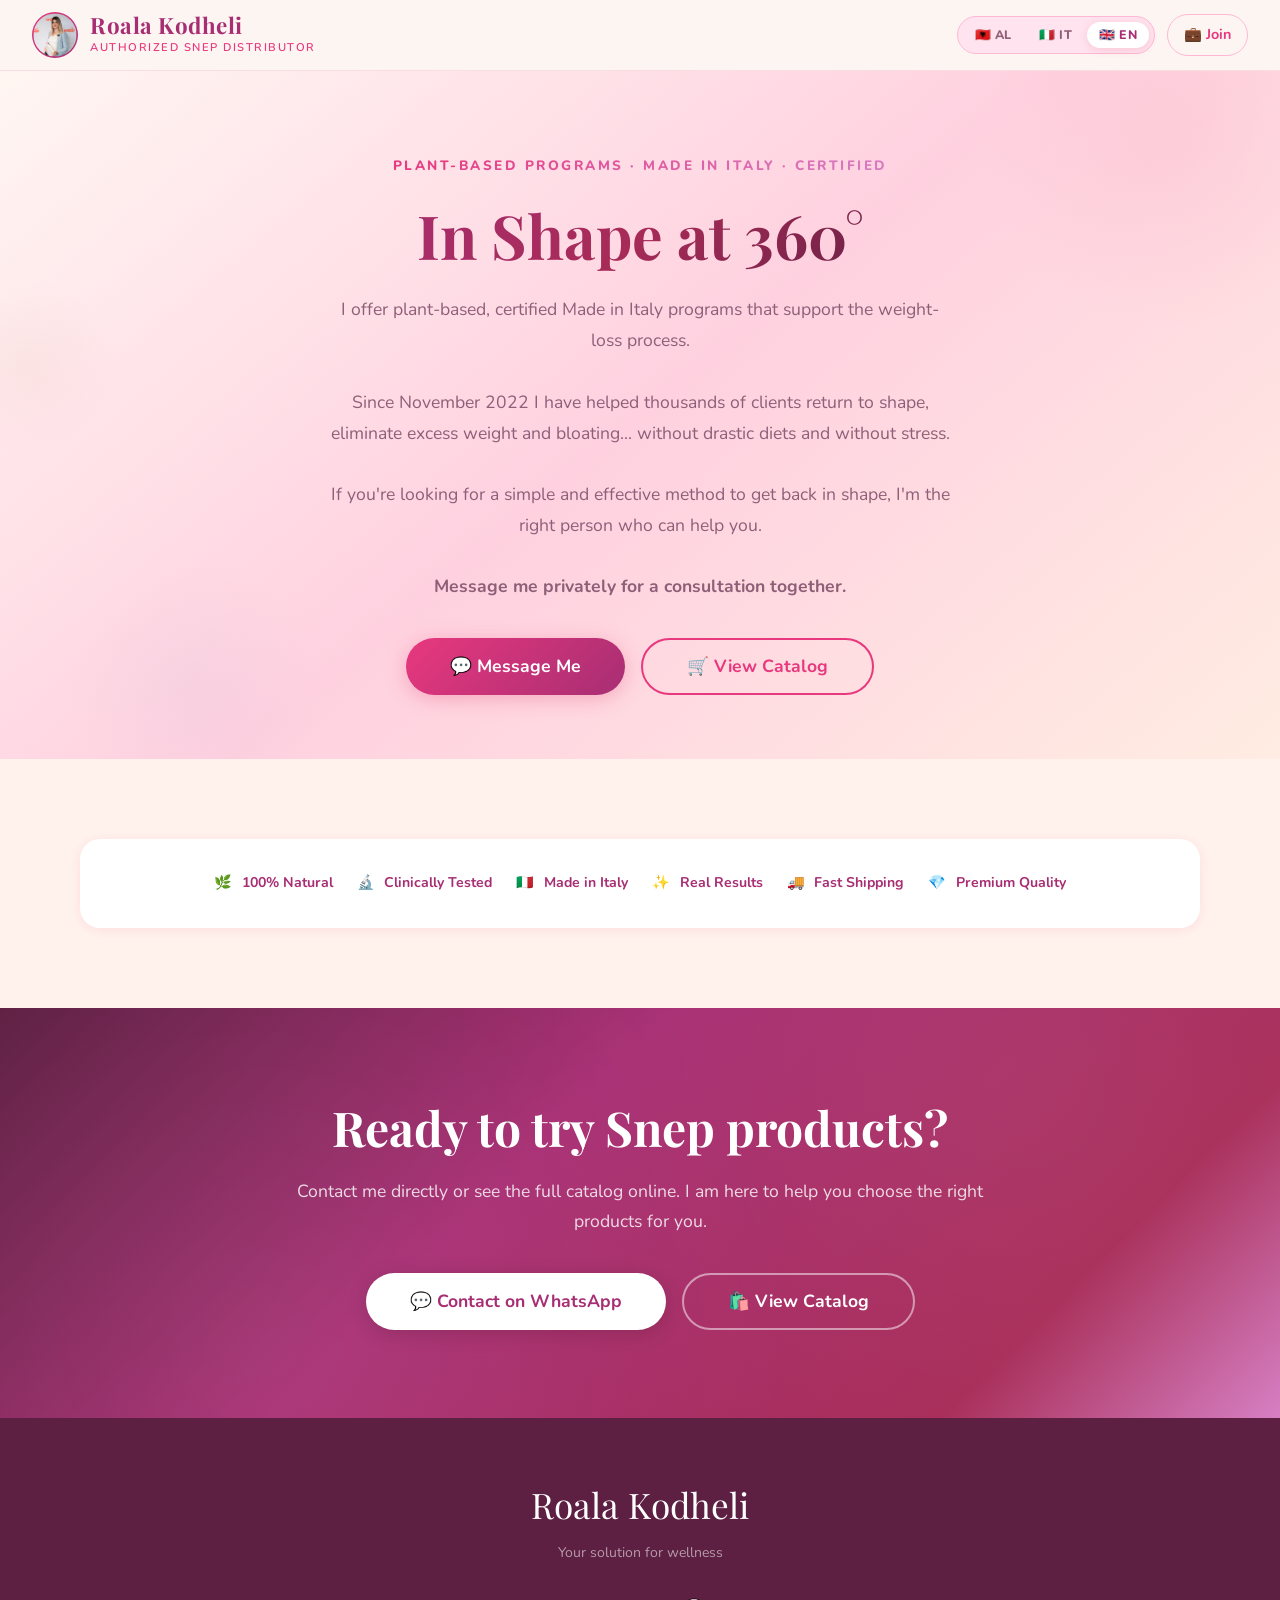
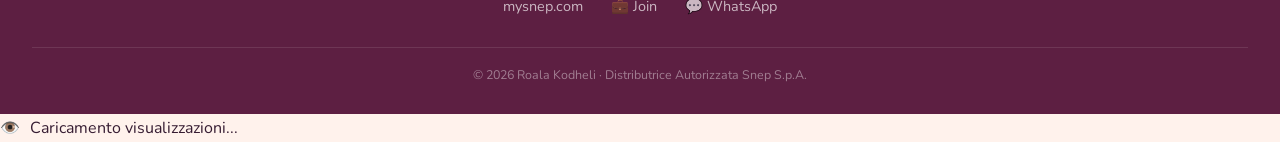
<file: produktet.html>
﻿<!DOCTYPE html>
<html lang="sq">
<head>
  <meta charset="UTF-8"/>
  <meta name="viewport" content="width=device-width, initial-scale=1.0"/>
  <title>Roala Kodheli — Në Formë në 360°</title>
  <meta name="description" content="Roala Kodheli · Distributore e Autorizuar Snep S.p.A. — Programe bimore, të certifikuara dhe Made in Italy për humbje peshe pa stres."/>
  <!-- Google Analytics 4: replace G-XXXXXXXXXX with your measurement ID -->
  <script async src="https://www.googletagmanager.com/gtag/js?id=G-XXXXXXXXXX"></script>
  <script>
    window.dataLayer = window.dataLayer || [];
    function gtag(){dataLayer.push(arguments);}
    gtag('js', new Date());
    gtag('config', 'G-XXXXXXXXXX');
  </script>
  <link rel="stylesheet" href="style.css"/>
  <script>if(localStorage.getItem('snep_v')!=='2'){Object.keys(localStorage).filter(k=>k.startsWith('snep-snap')).forEach(k=>localStorage.removeItem(k));localStorage.setItem('snep_v','2');}</script>
  <style>
    .category-label {
      display: inline-block;
      background: linear-gradient(135deg, var(--pink), var(--plum));
      color: white;
      padding: 0.22rem 0.8rem;
      border-radius: 50px;
      font-size: 0.72rem;
      font-weight: 700;
      letter-spacing: 0.5px;
      text-transform: uppercase;
      margin-bottom: 0.75rem;
    }
    .product-card .product-icon.ushqim   { background: linear-gradient(135deg, #FFF0E0, #FFD4B0); }
    .product-card .product-icon.personal { background: linear-gradient(135deg, #FFE8F3, #F0D0FF); }
    .product-card .product-icon.mjedis   { background: linear-gradient(135deg, #E0F5E8, #C0EAD0); }
    .features-list { list-style: none; margin: 1rem 0 0; text-align: left; }
    .features-list li {
      display: flex; align-items: flex-start; gap: 0.6rem;
      font-size: 0.88rem; color: var(--text-muted);
      padding: 0.35rem 0; border-bottom: 1px solid rgba(212,120,154,0.08);
    }
    .features-list li:last-child { border-bottom: none; }
    .features-list li::before {
      content: '✓'; color: var(--pink); font-weight: 800;
      font-size: 0.9rem; flex-shrink: 0; margin-top: 0.05rem;
    }
    .benefits-strip {
      display: flex; gap: 1.5rem; flex-wrap: wrap;
      justify-content: center; padding: 2rem;
      background: white; border-radius: var(--radius); box-shadow: var(--shadow-sm);
    }
    .benefits-strip-item {
      display: flex; align-items: center; gap: 0.6rem;
      font-size: 0.88rem; font-weight: 700; color: var(--plum);
    }
    .quote-banner {
      background: linear-gradient(135deg, var(--plum) 0%, var(--pink-dark) 100%);
      border-radius: var(--radius); padding: 2.5rem 3rem;
      text-align: center; color: white; position: relative;
      overflow: hidden; margin: 3rem 0 0;
    }
    .quote-banner::before {
      content: '\201C'; position: absolute; top: -1rem; left: 1.5rem;
      font-family: 'Playfair Display', serif; font-size: 10rem; line-height: 1;
      color: rgba(255,255,255,0.08);
    }
    .quote-banner p {
      position: relative; z-index: 1; font-size: 1.15rem; font-style: italic;
      font-family: 'Playfair Display', serif; color: rgba(255,255,255,0.92);
      max-width: 700px; margin: 0 auto 0.75rem;
    }
    .quote-banner cite {
      font-size: 0.85rem; color: rgba(255,255,255,0.6);
      font-style: normal; font-weight: 700; letter-spacing: 1px;
    }
    .promo-grid {
      display: grid; gap: 1.5rem; max-width: 1140px; margin: 0 auto;
      grid-template-columns: repeat(1, minmax(0, 1fr));
    }
    @media (min-width: 900px) {
      .promo-grid {
        grid-template-columns: repeat(2, minmax(0, 1fr));
      }
    }
    @media (min-width: 1300px) {
      .promo-grid {
        grid-template-columns: repeat(3, minmax(0, 1fr));
      }
    }
    .promo-card {
      display: flex; flex-direction: column; gap: 0; background: linear-gradient(180deg, #fff 0%, #fcf7ff 100%);
      border-radius: calc(var(--radius) + 4px); box-shadow: 0 24px 60px rgba(90, 0, 80, 0.12);
      overflow: hidden; position: relative; border: 1px solid rgba(255, 88, 170, 0.16);
      text-align: left;
    }
    .promo-card-note {
      padding: 0.9rem 1.2rem;
      background: linear-gradient(135deg, rgba(255, 60, 120, 0.12), rgba(255, 133, 84, 0.12));
      color: #9b2c6b;
      font-weight: 700;
      letter-spacing: 0.03em;
      text-transform: uppercase;
      font-size: 0.9rem;
      border-bottom: 1px solid rgba(255, 88, 170, 0.14);
    }
    .promo-card::before {
      content: '';
      position: absolute; inset: 0; pointer-events: none;
      background: radial-gradient(circle at top right, rgba(255, 70, 179, 0.15), transparent 32%);
    }
    .promo-image-wrapper {
      width: 100%; height: 360px; background: #f8f3fb; position: relative;
      display: flex; align-items: center; justify-content: center;
      padding: 1.5rem;
      box-sizing: border-box;
    }
    .promo-ribbon {
      position: absolute;
      top: 12px;
      right: 12px;
      background: linear-gradient(135deg, #ff3d80, #ff8c4a);
      color: white;
      font-weight: 800;
      padding: 0.45rem 0.9rem;
      border-radius: 999px;
      letter-spacing: 0.06em;
      font-size: 0.9rem;
      box-shadow: 0 12px 28px rgba(255, 60, 120, 0.12);
      text-transform: uppercase;
    }
    .promo-card img {
      width: auto; height: 100%; max-width: 100%; max-height: 100%;
      object-fit: contain; display: block;
    }
    .promo-note {
      display: inline-flex;
      align-items: center;
      justify-content: center;
      padding: 0.85rem 1.2rem;
      background: linear-gradient(135deg, #ff5a97, #ffb16a);
      color: white;
      font-weight: 700;
      border-radius: 999px;
      letter-spacing: 0.04em;
      box-shadow: 0 16px 35px rgba(255, 90, 150, 0.15);
      margin-top: 0.75rem;
      font-size: 0.95rem;
      transform-origin: center center;
      animation: promo-note-pulse 2s ease-in-out infinite;
    }
    @keyframes promo-note-pulse {
      0% { transform: scale(1); filter: drop-shadow(0 0 0 rgba(255, 255, 255, 0)); }
      20% { transform: scale(1.25); filter: drop-shadow(0 0 22px rgba(255, 255, 255, 0.75)); }
      35% { transform: scale(1.4); filter: drop-shadow(0 0 28px rgba(255, 255, 255, 0.85)); }
      55% { transform: scale(1.1); filter: drop-shadow(0 0 18px rgba(255, 255, 255, 0.45)); }
      75% { transform: scale(1.15); filter: drop-shadow(0 0 22px rgba(255, 255, 255, 0.55)); }
      100% { transform: scale(1); filter: drop-shadow(0 0 0 rgba(255, 255, 255, 0)); }
    }
    .promo-card-content {
      padding: 2rem;
      display: flex; flex-direction: column; gap: 1.25rem;
      flex: 1;
    }
    .promo-meta {
      display: flex; flex-wrap: wrap; gap: 0.75rem; align-items: center; justify-content: flex-start;
      width: 100%;
    }
    .promo-badge {
      display: inline-flex; align-items: center; justify-content: center;
      background: linear-gradient(135deg, #ff3d80, #ff8c4a);
      color: white; font-weight: 800; text-transform: uppercase;
      padding: 0.8rem 1rem; border-radius: 999px;
      letter-spacing: 0.08em; font-size: 0.95rem;
      max-width: fit-content;
    }
    .promo-card-subnote {
      margin-top: 0.75rem;
      color: #bf2163;
      font-size: 0.95rem;
      font-weight: 700;
      letter-spacing: 0.01em;
    }
    .promo-btn {
      margin-top: auto;
    }
    .promo-card h3 {
      font-size: clamp(2rem, 2.4vw, 2.4rem); margin: 0;
      letter-spacing: 0.02em; line-height: 1.05;
    }
    .promo-card p {
      margin: 0; font-size: 1rem; color: var(--text-muted); line-height: 1.8;
    }
    .promo-features {
      list-style: none; margin: 0; padding: 0; display: grid; gap: 0.9rem;
    }
    .promo-features li {
      display: flex; align-items: flex-start; gap: 0.75rem;
      color: var(--text-muted); font-size: 0.98rem;
    }
    .promo-features li::before {
      content: '•'; color: #ff4b96; font-size: 1.2rem; line-height: 1.2;
      margin-top: 0.15rem;
    }
    .promo-btn {
      width: fit-content; padding: 0.95rem 1.6rem; border-radius: 999px;
      background: linear-gradient(135deg, #ff3d80, #ff8c4a); color: white;
      font-weight: 700; border: none; text-decoration: none;
      box-shadow: 0 18px 35px rgba(255, 60, 120, 0.14);
      transition: transform 0.2s ease, box-shadow 0.2s ease;
    }
    .promo-btn:hover {
      transform: translateY(-2px);
      box-shadow: 0 22px 40px rgba(255, 60, 120, 0.2);
    }
    .visit-counter {
      position: fixed;
      bottom: 1rem;
      right: 1rem;
      z-index: 9999;
      display: flex;
      align-items: center;
      gap: 0.75rem;
      padding: 0.85rem 1rem;
      border-radius: 999px;
      background: rgba(255,255,255,0.96);
      color: #3b0a3f;
      font-weight: 700;
      font-size: 0.95rem;
      box-shadow: 0 16px 30px rgba(0,0,0,0.16);
      border: 1px solid rgba(255,93,150,0.15);
    }
    .visit-counter.hidden { display: none; }
    .visit-counter .status {
      font-size: 0.78rem;
      color: #7a4a6b;
    }
  </style>
</head>
<body>
<div id="visit-counter" class="visit-counter hidden">
  <span>Contatore visite</span>
  <span class="value" id="visit-count">0</span>
  <span class="status" id="visit-status">offline</span>
</div>

<!-- NAVBAR -->
<nav class="navbar">
  <a href="index.html" class="navbar-brand">
    <div class="navbar-logo"><img src="WhatsApp Image 2026-05-19 at 19.59.47.jpeg" alt="Roala Kodheli" style="object-position:center 38%;transform:scale(0.94);transition:transform 0.18s ease, object-position 0.18s ease;"></div>
    <div>
      <div class="brand-name">Roala Kodheli</div>
      <div class="brand-sub" data-i18n="nav.tagline">Distributrice Autorizzata Snep</div>
    </div>
  </a>
  <nav class="navbar-nav">
    <div class="lang-switcher">
      <button class="lang-btn active" data-lang="al">🇦🇱 AL</button>
      <button class="lang-btn" data-lang="it">🇮🇹 IT</button>
      <button class="lang-btn" data-lang="en">🇬🇧 EN</button>
    </div>
    <a href="bashkohu.html" class="nav-back" data-i18n="nav.join">💼 Bashkohu</a>
  </nav>
</nav>

<!-- HERO -->
<section class="hero hero-products">
  <div class="hero-deco hero-deco-1"></div>
  <div class="hero-deco hero-deco-2"></div>
  <div class="hero-deco hero-deco-3"></div>
  <div class="hero-content">
    <p class="hero-eyebrow fade-up delay-1" data-i18n="hero.eyebrow">Programet Bimore · Made in Italy · Certifikuar</p>
    <h1 class="hero-title fade-up delay-2" data-i18n="hero.title">Në Formë në 360°</h1>
    <p class="hero-subtitle fade-up delay-3" data-i18n="hero.subtitle">
      Ofroj programe bimore, të certifikuara dhe Made in Italy që të ndihmojnë në procesin e humbjes së peshës.<br><br>
      Që nga nëntori 2022, kam ndihmuar mijëra klientë të kthehen në formë, të eliminojnë kilot e teperta, fryerjen etj... pa bërë dieta drastike dhe pa stres.<br><br>
      Nëse po kërkon një metodë të thjeshtë dhe efikase për t'u rikthyer në formë, jam personi i duhur që mundet të të ndihmojë.<br><br>
      <strong data-i18n="hero.subtitle.bold">Më shkruaj në privat për të bërë një konsultë së bashku.</strong>
    </p>
    <div class="hero-actions fade-up delay-4">
      <a href="https://wa.me/393792880067" target="_blank" rel="noopener" class="btn btn-primary btn-lg" data-i18n="hero.btn1">💬 Shkruaj në Privat</a>
      <a href="https://catalogo.mysnep.com/" target="_blank" rel="noopener" class="btn btn-outline btn-lg" data-i18n="hero.btn2">🛒 Shiko Katalogun</a>
    </div>
  </div>
</section>

<!-- BENEFITS -->
<section class="section">
  <div class="container">
    <div class="benefits-strip reveal">
      <div class="benefits-strip-item"><span>🌿</span><span data-i18n="benefit.1">100% Natyrale</span></div>
      <div class="benefits-strip-item"><span>🔬</span><span data-i18n="benefit.2">Testuar Klinikisht</span></div>
      <div class="benefits-strip-item"><span>🇮🇹</span><span data-i18n="benefit.3">Made in Italy</span></div>
      <div class="benefits-strip-item"><span>✨</span><span data-i18n="benefit.4">Rezultate Reale</span></div>
      <div class="benefits-strip-item"><span>🚚</span><span data-i18n="benefit.5">Dërgim i Shpejtë</span></div>
      <div class="benefits-strip-item"><span>💎</span><span data-i18n="benefit.6">Cilësi Premium</span></div>
    </div>
  </div>
</section>

<!-- PRODUKTET -->
<section class="section section-alt" style="display:none;">
  <div class="container">
    <div class="section-header reveal" style="text-align:center;padding:4rem 0;">
      <h2 class="section-title" style="font-size:4rem;letter-spacing:0.12em;" data-i18n="promo.section">PROMOT AKTUALE</h2>
    </div>
    <div class="promo-grid reveal">
      <div class="promo-card">
          <div class="promo-card-note" data-i18n="promo1.note">Ofertë speciale e vlefshme deri më 28 maj 2026</div>
      <div class="promo-image-wrapper">
          <img src="624c2775-dae6-4553-ba05-5b0553b2a394.jpg" alt="Kit Ready for Summer" />
        </div>
        <div class="promo-card-content">
          <div class="promo-meta">
            <span class="promo-badge" data-i18n="promo1.wow">SUPER PROMO SUNCARE</span>
          </div>
          <h3 data-i18n="promo1.title">Kit Light</h3>
          <p data-i18n="promo1.desc">Zgjidh 3 produkte nga linja jonë SunCare + Bronxe Prepare. Një mbrojtje maksimale dhe cilësia Made in Italy.</p>
          <ul class="promo-features">
            <li data-i18n="promo1.feature1">Suplement bimor që ndihmon mbrojtjen e lëkurës ndaj diellit.</li>
            <li data-i18n="promo1.feature2">Për një nxirje uniforme dhe kundër plakjes së lëkurës.</li>
            <li data-i18n="promo1.feature3">Dhe DHURATË: PORTOFOLI PLAZHIT SUNCARE</li>
          </ul>
          <a href="https://wa.me/393792880067" target="_blank" rel="noopener" class="btn promo-btn" data-i18n="promo1.btn">Më shumë detaje</a>
        </div>
      </div>
      <div class="promo-card">
          <div class="promo-card-note" data-i18n="promo2.note">Ofertë speciale e vlefshme deri më 28 maj 2026</div>
      <div class="promo-image-wrapper">
          <img src="e911535a-06f6-44c5-b0ba-194771bc4696.jpg" alt="Kit Madh" />
        </div>
        <div class="promo-card-content">
          <div class="promo-meta">
            <span class="promo-badge" data-i18n="promo2.wow">SUPER PROMO SUNCARE</span>
          </div>
          <h3 data-i18n="promo2.title">Kit Madh</h3>
          <p data-i18n="promo2.desc">Zgjidh 5 produkte nga linja jonë SunCare + Bronxe Prepare. Një mbrojtje maksimale dhe cilësia Made in Italy.</p>
          <ul class="promo-features">
            <li data-i18n="promo2.feature1">Nje suplement bimor qe ndihmon ne mbrojtjen e lekures ndaj diellit.</li>
            <li data-i18n="promo2.feature2">Per nje nxirje uniforme dhe kunder plakjes se lekures.</li>
            <li data-i18n="promo2.feature3">Dhe DHURATE: CANTA PLAZHIT + CANTA TERMIKE</li>
          </ul>
          <a href="https://wa.me/393792880067" target="_blank" rel="noopener" class="btn promo-btn" data-i18n="promo2.btn">Më shumë detaje</a>
        </div>
      </div>
      <div class="promo-card">
          <div class="promo-card-note" data-i18n="promo3.note">Ofertë speciale e vlefshme deri më 31 maj 2026</div>
      <div class="promo-image-wrapper">
            <img src="promo/a56f1f35-d226-4ef3-8b3b-51a1928754cc.jpg" alt="Promo në të gjithë Evropën, përjashto Shqipërinë" />
            <div class="promo-ribbon" data-i18n="promo3.ribbon">PROMO IN TUTTA EUROPA ESCLUSO ALBANIA</div>
          </div>
        <div class="promo-card-content">
          <div class="promo-meta">
            <span class="promo-badge" data-i18n="promo3.wow">SUPER PROMO OLIVOX</span>
          </div>
          <h3 data-i18n="promo3.title">Olivox Special</h3>
          <p data-i18n="promo3.desc">
            DYFISHO OLIVOX... dhe perfito DHURATE maskat per fytyre.<br><br>
            Nje promo menduar per mireqenien tende, jashte dhe brenda.<br><br>
            Vetem per nje periudhe te limituar, deri me 31 maj 2026
          </p>
          <div style="font-weight:800; margin-top:0.25rem; margin-bottom:0.5rem;">OLIVOX</div>
          <ul class="promo-features">
            <li data-i18n="promo3.feature1">nje suplement bimor i lengshem</li>
            <li data-i18n="promo3.feature2">ndihmon ne eliminimin e fryerjes</li>
            <li data-i18n="promo3.feature3">permireson trerjen</li>
            <li data-i18n="promo3.feature4">pastron organizmin</li>
          </ul>
          <a href="https://wa.me/393792880067" target="_blank" rel="noopener" class="btn promo-btn" data-i18n="promo3.btn">Më shumë detaje</a>
        </div>
      </div>
    </div>
  </div>
</section>

<!-- CTA -->
<section class="cta-section">
  <div class="cta-inner">
    <h2 data-i18n="cta.title">Gati të Provoni Produktet Snep?</h2>
    <p data-i18n="cta.desc">Kontaktomë direkt ose shikoni katalogun e plotë online. Jam këtu për t'ju ndihmuar të zgjidhni produktet e duhura për ju.</p>
    <div style="display:flex; gap:1rem; justify-content:center; flex-wrap:wrap;">
      <a href="https://wa.me/393792880067" target="_blank" rel="noopener" class="btn btn-white btn-lg" data-i18n="cta.btn1">💬 Kontaktomë në WhatsApp</a>
      <a href="https://catalogo.mysnep.com/" target="_blank" rel="noopener" class="btn btn-outline btn-lg" style="border-color:rgba(255,255,255,0.5); color:white;" data-i18n="cta.btn2">🛍️ Shiko Katalogun</a>
    </div>
  </div>
</section>

<!-- FOOTER -->
<footer class="footer">
  <div class="footer-logo">Roala Kodheli</div>
  <div class="footer-tagline" data-i18n="footer.tag">Zgjidhja Juaj për Mirëqenien</div>
  <div class="footer-links">
    <a href="http://www.mysnep.com/390176089" target="_blank" rel="noopener">mysnep.com</a>
    <a href="bashkohu.html" data-i18n="nav.join">💼 Bashkohu</a>
    <a href="https://wa.me/393792880067" target="_blank" rel="noopener">💬 WhatsApp</a>
  </div>
  <hr class="footer-divider"/>
  <div class="footer-copy" data-i18n="footer.copy">© 2026 Roala Kodheli · Distributrice Autorizzata Snep S.p.A.</div>
</footer>

<script>
function initReveal() {
  const io = new IntersectionObserver((entries) => {
    entries.forEach(e => {
      if (e.isIntersecting) { e.target.classList.add('visible'); io.unobserve(e.target); }
    });
  }, { threshold: 0.12 });
  document.querySelectorAll('.reveal').forEach(el => io.observe(el));
}

document.addEventListener('DOMContentLoaded', () => {
  initReveal();
});
</script>
<script>
const T = {
  al: {
    "nav.tagline": "Distributrice Autorizzata Snep",
    "nav.join": "💼 Bashkohu",
    "hero.eyebrow": "Programet Bimore · Made in Italy · Certifikuar",
    "hero.title": "Në Formë në 360°",
    "hero.subtitle": "Ofroj programe bimore, të certifikuara dhe Made in Italy që të ndihmojnë në procesin e humbjes së peshës.<br><br>Që nga nëntori 2022, kam ndihmuar mijëra klientë të kthehen në formë, të eliminojnë kilot e teperta, fryerjen etj... pa bërë dieta drastike dhe pa stres.<br><br>Nëse po kërkon një metodë të thjeshtë dhe efikase për t'u rikthyer në formë, jam personi i duhur që mundet të të ndihmojë.<br><br><strong>Më shkruaj në privat për të bërë një konsultë së bashku.</strong>",
    "hero.subtitle.bold": "Më shkruaj në privat për të bërë një konsultë së bashku.",
    "hero.btn1": "💬 Shkruaj në Privat",
    "hero.btn2": "🛒 Shiko Katalogun",
    "benefit.1": "100% Natyrale",
    "benefit.2": "Testuar Klinikisht",
    "benefit.3": "Made in Italy",
    "benefit.4": "Rezultate Reale",
    "benefit.5": "Dërgim i Shpejtë",
    "benefit.6": "Cilësi Premium",
    "products.tag": "Kategoritë tona",
    "products.title": "Tre Linja Produktesh",
    "products.subtitle": "Çdo produkt është rezultat i bashkëpunimit me ekspertë dhe kalimit nga një proces rigoroz validimi.",
    "product1.line": "Linja 1",
    "product1.title": "Ushqimi & Suplemente",
    "product1.desc": "Suplemente ushqimore të formuluara nga nutricionistë dhe mjekë. Mbështesin energjinë, imunitetin dhe mirëqenien e përditshme.",
    "product1.f1": "Vitamina dhe minerale esenciale",
    "product1.f2": "Proteina dhe suplemente sportive",
    "product1.f3": "Produkte detox dhe digestive",
    "product1.f4": "Formula për humbje peshe",
    "product2.line": "Linja 2",
    "product2.title": "Kujdesi Personal",
    "product2.desc": "Kozmetikë premium, parfume dhe produkte kujdesi personal. Formuluar me përbërës natyralë për lëkurë dhe flokë.",
    "product2.f1": "Krema hidratuese dhe anti-age",
    "product2.f2": "Produkte për kujdesin e flokëve",
    "product2.f3": "Makeup dhe parfume premium",
    "product2.f4": "Serum dhe trajtim lëkure",
    "product3.line": "Linja 3",
    "product3.title": "Kujdesi i Mjedisit",
    "product3.desc": "Produkte pastrimi dhe kujdesi shtëpiak me formulë bio-degraduese. Efektive, të sigurta për familjen dhe miqësuese me mjedisin.",
    "product3.f1": "Detergjentë bio-degradues",
    "product3.f2": "Produkte pastrimi shtëpiake",
    "product3.f3": "Kujdesi për tekstilet",
    "product3.f4": "Formula pa kimikate agresive",
    "product.btn": "Zbulo Produktet ✨",
    "quote.text": "Produktet tona janë studiuar dhe formuluara për të respektuar standardet më të larta. Ne i prezantojmë ato në treg vetëm pas një procesi të gjatë validimi, që dëshmon efektivitetin dhe cilësinë e tyre.",
    "quote.cite": "— SNEP S.p.A.",
    "cta.title": "Gati të Provoni Produktet Snep?",
    "cta.desc": "Kontaktomë direkt ose shikoni katalogun e plotë online. Jam këtu për t'ju ndihmuar të zgjidhni produktet e duhura për ju.",
    "cta.btn1": "💬 Kontaktomë në WhatsApp",
    "cta.btn2": "🛍️ Shiko Katalogun",
    "promo.section": "PROMOT AKTUALE",
    "promo.note": "Offerta speciale: prime 2 promo fino al 28 maggio 2026, terza promo fino al 31 maggio 2026",
    "promo1.wow": "SUPER PROMO SUNCARE",
    "promo1.chip": "Vlera më e mirë",
    "promo1.title": "Kit Light",
    "promo1.desc": "Zgjidh 3 produkte nga linja jonë SunCare + Bronxe Prepare. Një mbrojtje maksimale dhe cilësia Made in Italy.",
    "promo1.note": "Ofertë speciale e vlefshme deri më 28 maj 2026",
    "promo1.feature1": "Suplement bimor që ndihmon mbrojtjen e lëkurës ndaj diellit.",
    "promo1.feature2": "Për një nxirje uniforme dhe kundër plakjes së lëkurës.",
    "promo1.feature3": "Dhe DHURATË: PORTOFOLI PLAZHIT SUNCARE",
    "promo1.btn": "Më shumë detaje",
    "promo2.wow": "SUPER PROMO SUNCARE",
    "promo2.title": "Kit Madh",
    "promo2.desc": "Zgjidh 5 produkte nga linja jonë SunCare + Bronxe Prepare. Një mbrojtje maksimale dhe cilësia Made in Italy.",
    "promo2.note": "Ofertë speciale e vlefshme deri më 28 maj 2026",
    "promo2.feature1": "Nje suplement bimor qe ndihmon ne mbrojtjen e lekures ndaj diellit.",
    "promo2.feature2": "Per nje nxirje uniforme dhe kunder plakjes se lekures.",
    "promo2.feature3": "Dhe DHURATE: CANTA PLAZHIT + CANTA TERMIKE",
    "promo2.btn": "Më shumë detaje",
    "promo3.ribbon": "PROMO NE TË GJITHË EVROPËN, PËRJASHTU SHQIPËRINË",
    "promo3.wow": "SUPER PROMO OLIVOX",
    "promo3.title": "Olivox Special",
    "promo3.desc": "DYFISHO OLIVOX... dhe perfito DHURATE maskat per fytyre.<br><br>Nje promo menduar per mireqenien tende, jashte dhe brenda.<br><br>Vetem per nje periudhe te limituar, deri me 31 maj 2026.",
    "promo3.note": "Ofertë speciale e vlefshme deri më 31 maj 2026",
    "promo3.feature1": "nje suplement bimor i lengshem",
    "promo3.feature2": "ndihmon ne eliminimin e fryerjes",
    "promo3.feature3": "permireson trerjen",
    "promo3.feature4": "pastron organizmin",

    "promo3.btn": "Më shumë detaje",
    "footer.tag": "Zgjidhja Juaj për Mirëqenien",
    "footer.copy": "© 2026 Roala Kodheli · Distributrice Autorizzata Snep S.p.A."
  },
  it: {
    "nav.tagline": "Distributrice Autorizzata Snep",
    "nav.join": "💼 Unisciti",
    "hero.eyebrow": "Programmi Botanico · Made in Italy · Certificato",
    "hero.title": "In Forma a 360°",
    "hero.subtitle": "Offro programmi botanici, certificati e Made in Italy che aiutano nel processo di perdita di peso.<br><br>Da novembre 2022 ho aiutato migliaia di clienti a tornare in forma, eliminare i chili in eccesso e il gonfiore... senza diete drastiche e senza stress.<br><br>Se stai cercando un metodo semplice ed efficace per tornare in forma, sono la persona giusta che può aiutarti.<br><br><strong>Scrivimi in privato per una consulenza insieme.</strong>",
    "hero.subtitle.bold": "Scrivimi in privato per una consulenza insieme.",
    "hero.btn1": "💬 Scrivi in Privato",
    "hero.btn2": "🛒 Vedi il Catalogo",
    "benefit.1": "100% Naturale",
    "benefit.2": "Testato Clinicamente",
    "benefit.3": "Made in Italy",
    "benefit.4": "Risultati Reali",
    "benefit.5": "Spedizione Veloce",
    "benefit.6": "Qualità Premium",
    "products.tag": "Le nostre categorie",
    "products.title": "Tre linee di prodotti",
    "products.subtitle": "Ogni prodotto è il risultato di una collaborazione con esperti e di un rigoroso processo di validazione.",
    "product1.line": "Linea 1",
    "product1.title": "Alimentazione & Integratori",
    "product1.desc": "Integratori alimentari formulati da nutrizionisti e medici. Supportano energia, sistema immunitario e benessere quotidiano.",
    "product1.f1": "Vitamine e minerali essenziali",
    "product1.f2": "Proteine e integratori sportivi",
    "product1.f3": "Prodotti detox e digestivi",
    "product1.f4": "Formule per la perdita di peso",
    "product2.line": "Linea 2",
    "product2.title": "Cura Personale",
    "product2.desc": "Cosmetici premium, profumi e prodotti per la cura personale. Formulati con ingredienti naturali per pelle e capelli.",
    "product2.f1": "Creme idratanti e anti-age",
    "product2.f2": "Prodotti per la cura dei capelli",
    "product2.f3": "Makeup e profumi premium",
    "product2.f4": "Sieri e trattamenti per la pelle",
    "product3.line": "Linea 3",
    "product3.title": "Cura dell'Ambiente",
    "product3.desc": "Prodotti per la pulizia e cura della casa con formula biodegradabile. Efficaci, sicuri per la famiglia e amici, eco-friendly.",
    "product3.f1": "Detergenti biodegradabili",
    "product3.f2": "Prodotti per la pulizia della casa",
    "product3.f3": "Cura dei tessuti",
    "product3.f4": "Formule senza sostanze chimiche aggressive",
    "product.btn": "Scopri i Prodotti ✨",
    "quote.text": "I nostri prodotti sono studiati e formulati per rispettare gli standard più elevati. Li presentiamo sul mercato solo dopo un lungo processo di validazione che dimostra efficacia e qualità.",
    "quote.cite": "— SNEP S.p.A.",
    "cta.title": "Pronto a provare i prodotti Snep?",
    "cta.desc": "Contattami direttamente o guarda il catalogo completo online. Sono qui per aiutarti a scegliere i prodotti giusti per te.",
    "cta.btn1": "💬 Contattami su WhatsApp",
    "cta.btn2": "🛍️ Vedi il Catalogo",
    "promo.section": "PROMO ATTUALE",
    "promo.note": "Offerta speciale: prime 2 promo fino al 28 maggio 2026, terza promo fino al 31 maggio 2026",
    "promo1.wow": "SUPER PROMO SUNCARE",
    "promo1.title": "Kit Light",
    "promo1.desc": "Scegli 3 prodotti dalla nostra linea SunCare + Bronxe Prepare. Massima protezione e qualità Made in Italy.",    "promo1.note": "Offerta speciale valida fino al 28 maggio 2026",    "promo1.feature1": "Integratore botanico per proteggere la pelle dal sole.",
    "promo1.feature2": "Per un'abbronzatura uniforme e contro l'invecchiamento della pelle.",
    "promo1.feature3": "E IN REGALO: LA BORSA DA MARE SUNCARE",
    "promo1.btn": "Scopri di più",
    "promo2.wow": "SUPER PROMO SUNCARE",
    "promo2.title": "Kit Grande",
    "promo2.desc": "Scegli 5 prodotti dalla nostra linea SunCare + Bronxe Prepare. Massima protezione e qualità Made in Italy.",    "promo2.note": "Offerta speciale valida fino al 28 maggio 2026",    "promo2.feature1": "Integratore botanico che aiuta a proteggere la pelle dal sole.",
    "promo2.feature2": "Per un'abbronzatura uniforme e contro l'invecchiamento della pelle.",
    "promo2.feature3": "E IN REGALO: BORSA DA SPIAGGIA + BORSA TERMICA",
    "promo2.btn": "Scopri di più",
    "promo3.ribbon": "PROMO IN TUTTA EUROPA ESCLUSO ALBANIA",
    "promo3.wow": "SUPER PROMO OLIVOX",
    "promo3.title": "Olivox Special",
    "promo3.desc": "Raddoppia OLIVOX... e ricevi in regalo le maschere per il viso.<br><br>Una promo pensata per il tuo benessere, dentro e fuori.<br><br>Solo per un periodo limitato, fino al 31 maggio 2026.",
    "promo3.note": "Offerta speciale valida fino al 31 maggio 2026",
    "promo3.feature1": "un integratore erboristico liquido",
    "promo3.feature2": "aiuta a eliminare il gonfiore",
    "promo3.feature3": "migliora la digestione",
    "promo3.feature4": "purifica l'organismo",

    "promo3.btn": "Scopri di più",
    "footer.tag": "La tua soluzione per il benessere",
    "footer.copy": "© 2026 Roala Kodheli · Distributrice Autorizzata Snep S.p.A."
  },
  en: {
    "nav.tagline": "Authorized Snep Distributor",
    "nav.join": "💼 Join",
    "hero.eyebrow": "Plant-Based Programs · Made in Italy · Certified",
    "hero.title": "In Shape at 360°",
    "hero.subtitle": "I offer plant-based, certified Made in Italy programs that support the weight-loss process.<br><br>Since November 2022 I have helped thousands of clients return to shape, eliminate excess weight and bloating... without drastic diets and without stress.<br><br>If you're looking for a simple and effective method to get back in shape, I'm the right person who can help you.<br><br><strong>Message me privately for a consultation together.</strong>",
    "hero.subtitle.bold": "Message me privately for a consultation together.",
    "hero.btn1": "💬 Message Me",
    "hero.btn2": "🛒 View Catalog",
    "benefit.1": "100% Natural",
    "benefit.2": "Clinically Tested",
    "benefit.3": "Made in Italy",
    "benefit.4": "Real Results",
    "benefit.5": "Fast Shipping",
    "benefit.6": "Premium Quality",
    "products.tag": "Our categories",
    "products.title": "Three Product Lines",
    "products.subtitle": "Each product is the result of collaboration with experts and a rigorous validation process.",
    "product1.line": "Line 1",
    "product1.title": "Nutrition & Supplements",
    "product1.desc": "Food supplements formulated by nutritionists and doctors. They support energy, immunity and daily wellness.",
    "product1.f1": "Essential vitamins and minerals",
    "product1.f2": "Proteins and sports supplements",
    "product1.f3": "Detox and digestive products",
    "product1.f4": "Weight loss formulas",
    "product2.line": "Line 2",
    "product2.title": "Personal Care",
    "product2.desc": "Premium cosmetics, perfumes and personal care products. Formulated with natural ingredients for skin and hair.",
    "product2.f1": "Moisturizing and anti-aging creams",
    "product2.f2": "Hair care products",
    "product2.f3": "Premium makeup and perfumes",
    "product2.f4": "Serums and skin treatments",
    "product3.line": "Line 3",
    "product3.title": "Environment Care",
    "product3.desc": "Household cleaning and care products with biodegradable formula. Effective, safe for family and eco-friendly.",
    "product3.f1": "Biodegradable detergents",
    "product3.f2": "House cleaning products",
    "product3.f3": "Textile care",
    "product3.f4": "Formulas without harsh chemicals",
    "product.btn": "Discover Products ✨",
    "quote.text": "Our products are studied and formulated to meet the highest standards. We present them on the market only after a long validation process that proves their effectiveness and quality.",
    "quote.cite": "— SNEP S.p.A.",
    "cta.title": "Ready to try Snep products?",
    "cta.desc": "Contact me directly or see the full catalog online. I am here to help you choose the right products for you.",
    "cta.btn1": "💬 Contact on WhatsApp",
    "cta.btn2": "🛍️ View Catalog",
    "promo.section": "CURRENT PROMO",
    "promo.note": "Special offer: first 2 promos until 28 May 2026, third promo until 31 May 2026",
    "promo1.wow": "SUPER SUNCARE PROMO",
    "promo1.title": "Light Kit",
    "promo1.desc": "Choose 3 products from our SunCare line + Bronxe Prepare. Maximum protection and Made in Italy quality.",
    "promo1.note": "Special offer valid until 28 May 2026",
    "promo1.feature1": "Herbal supplement that helps protect skin from the sun.",
    "promo1.feature2": "For an even tan and to fight skin aging.",
    "promo1.feature3": "AND FREE: SUNCARE BEACH BAG",
    "promo1.btn": "Learn more",
    "promo2.wow": "SUPER SUNCARE PROMO",
    "promo2.title": "Big Kit",
    "promo2.desc": "Choose 5 products from our SunCare line + Bronxe Prepare. Maximum protection and Made in Italy quality.",
    "promo2.note": "Special offer valid until 28 May 2026",
    "promo2.feature1": "Herbal supplement that helps protect skin from the sun.",
    "promo2.feature2": "For an even tan and to fight skin aging.",
    "promo2.feature3": "AND FREE: BEACH BAG + THERMAL BAG",
    "promo2.btn": "Learn more",
    "promo3.ribbon": "PROMO IN ALL EUROPE EXCEPT ALBANIA",
    "promo3.wow": "SUPER PROMO OLIVOX",
    "promo3.title": "Olivox Special",
    "promo3.desc": "Double OLIVOX... and get free face masks.<br><br>A promo designed for your wellbeing, inside and out.<br><br>Only for a limited time, until May 31, 2026.",
    "promo3.note": "Special offer valid until 31 May 2026",
    "promo3.feature1": "a liquid herbal supplement",
    "promo3.feature2": "helps eliminate bloating",
    "promo3.feature3": "improves digestion",
    "promo3.feature4": "cleanses the body",

    "promo3.btn": "Learn more",
    "footer.tag": "Your solution for wellness",
    "footer.copy": "© 2026 Roala Kodheli · Distributrice Autorizzata Snep S.p.A."
  }
};

let currentLang = 'al';

function getLangFromURL() {
  try {
    const params = new URLSearchParams(window.location.search);
    const lang = params.get('lang');
    return ['al','it','en'].includes(lang) ? lang : null;
  } catch (e) {
    return null;
  }
}

function updateInternalLinks(lang) {
  if (!lang) return;
  document.querySelectorAll('a[href]').forEach(el => {
    const href = el.getAttribute('href');
    if (!href || href.startsWith('#') || href.startsWith('mailto:') || href.startsWith('tel:') || href.match(/^[a-z]+:/i)) return;
    if (!href.match(/\.html($|[?#])/i)) return;
    try {
      const url = new URL(href, window.location.href);
      url.searchParams.set('lang', lang);
      el.setAttribute('href', url.pathname + url.search + url.hash);
    } catch (e) {}
  });
}

function setLang(lang) {
  if (!T[lang]) lang = 'al';
  currentLang = lang;
  document.querySelectorAll('.lang-switcher .lang-btn').forEach(function(b) {
    b.classList.toggle('active', b.dataset.lang === lang);
  });
  document.querySelectorAll('[data-i18n]').forEach(function(el) {
    var key = el.getAttribute('data-i18n');
    if (T[lang][key] !== undefined) el.innerHTML = T[lang][key];
  });
  document.documentElement.lang = lang === 'al' ? 'sq' : lang;
  try { localStorage.setItem('snep-lang', lang); } catch(e) {}
  updateInternalLinks(lang);
}

function detectLang() {
  const urlLang = getLangFromURL();
  if (urlLang) return urlLang;
  const langs = (navigator.languages || []).concat(navigator.language || navigator.userLanguage || 'en');
  for (const lang of langs) {
    const value = (lang || '').toLowerCase();
    if (value.startsWith('sq') || value.startsWith('al')) return 'al';
    if (value.startsWith('it')) return 'it';
  }
  return 'en';
}

function authorizeVisitCounter() {
  const secret = 'roala-view-token';
  const authKey = 'snep-visit-counter-auth';
  const params = new URLSearchParams(window.location.search);
  const token = params.get('showcounter');
  if (token === secret) {
    try { localStorage.setItem(authKey, secret); } catch (e) {}
    return true;
  }
  return localStorage.getItem(authKey) === secret;
}

function setupVisitCounter() {
  const el = document.getElementById('visit-counter');
  const countEl = document.getElementById('visit-count');
  const statusEl = document.getElementById('visit-status');
  if (!el || !countEl || !statusEl) return;
  if (!authorizeVisitCounter()) return;

  const counterKey = 'snep-visit-counter-count';
  let count = Number(localStorage.getItem(counterKey) || 0);
  const online = navigator.onLine;
  if (online) {
    count += 1;
    try { localStorage.setItem(counterKey, count); } catch (e) {}
  }
  countEl.textContent = count;
  statusEl.textContent = online ? 'online' : 'offline';
  el.classList.remove('hidden');
}

document.addEventListener('DOMContentLoaded', function() {
  var savedLang = null;
  try { savedLang = localStorage.getItem('snep-lang'); } catch(e) {}
  const urlLang = getLangFromURL();
  setLang(urlLang || savedLang || detectLang());
  setupVisitCounter();
});
</script>
<script src="editor.js"></script>
  <div class="page-view-badge" data-page-key="produktet">Caricamento visualizzazioni...</div>
  <script src="visitor-counter.js"></script>
</body>
</html>
</file>
<file: style.css>
/* =====================================================
   SNEP WELLNESS — Stylesheet Feminin & Benessere
   ===================================================== */
@import url('https://fonts.googleapis.com/css2?family=Playfair+Display:ital,wght@0,400;0,600;0,700;1,400&family=Nunito:wght@300;400;500;600;700;800&display=swap');

/* === CSS VARIABLES === */
:root {
  --pink:           #E8387E;
  --pink-light:     #FFB8D4;
  --pink-lighter:   #FFE3EE;
  --pink-dark:      #A72B57;
  --plum:           #A82E73;
  --plum-dark:      #5D1F42;
  --lavender:       #D67EC3;
  --lavender-light: #F6D9F3;
  --gold:           #FFC48E;
  --cream:          #FFF2EC;
  --white:          #FFFFFF;
  --text:           #361C32;
  --text-muted:     #8F5F78;
  --shadow-sm:  0 2px 12px rgba(232, 56, 126, 0.10);
  --shadow:     0 8px 32px rgba(232, 56, 126, 0.15);
  --shadow-lg:  0 16px 56px rgba(232, 56, 126, 0.20);
  --radius-sm:  12px;
  --radius:     20px;
  --radius-lg:  32px;
  --transition: all 0.32s cubic-bezier(0.4, 0, 0.2, 1);
}

/* === RESET === */
*, *::before, *::after { box-sizing: border-box; margin: 0; padding: 0; }
html { scroll-behavior: smooth; font-size: 16px; }
body {
  font-family: 'Nunito', sans-serif;
  background-color: var(--cream);
  color: var(--text);
  line-height: 1.75;
  overflow-x: hidden;
}
h1, h2, h3, h4, h5 {
  font-family: 'Playfair Display', serif;
  color: var(--plum);
  line-height: 1.3;
}
img { max-width: 100%; height: auto; display: block; }
a { text-decoration: none; color: inherit; }

/* === SCROLLBAR === */
::-webkit-scrollbar { width: 8px; }
::-webkit-scrollbar-track { background: var(--cream); }
::-webkit-scrollbar-thumb { background: var(--pink-light); border-radius: 50px; }
::-webkit-scrollbar-thumb:hover { background: var(--pink); }

/* =====================================================
   NAVBAR
   ===================================================== */
.navbar {
  position: sticky;
  top: 0;
  z-index: 200;
  background: rgba(253, 245, 243, 0.95);
  backdrop-filter: blur(20px);
  -webkit-backdrop-filter: blur(20px);
  border-bottom: 1px solid rgba(226, 84, 124, 0.15);
  padding: 0.75rem 2rem;
  display: flex;
  align-items: center;
  justify-content: space-between;
  gap: 1rem;
}
.navbar-brand {
  display: flex;
  align-items: center;
  gap: 0.75rem;
  text-decoration: none;
}
.navbar-logo {
  width: 46px;
  height: 46px;
  background: linear-gradient(135deg, var(--pink), var(--plum));
  border-radius: 50%;
  display: flex;
  align-items: center;
  justify-content: center;
  font-size: 1.4rem;
  flex-shrink: 0;
  overflow: hidden;
}
.navbar-logo img {
  width: 100%;
  height: 100%;
  object-fit: cover;
  border-radius: 50%;
}
/* Uniform profile image framing: show more above the head */
.navbar-logo img,
.about-logo-circle img {
  object-position: center 38%;
  transform: scale(0.94);
  transition: transform 0.18s ease, object-position 0.18s ease;
}
.brand-name {
  font-family: 'Playfair Display', serif;
  font-size: 1.4rem;
  font-weight: 700;
  color: var(--plum);
  letter-spacing: 0.5px;
  line-height: 1.1;
}
.brand-sub {
  font-size: 0.7rem;
  color: var(--pink);
  font-weight: 600;
  letter-spacing: 1.5px;
  text-transform: uppercase;
}
.navbar-nav {
  display: flex;
  align-items: center;
  gap: 0.75rem;
}
.nav-back {
  display: flex;
  align-items: center;
  gap: 0.4rem;
  color: var(--pink);
  font-size: 0.9rem;
  font-weight: 700;
  padding: 0.45rem 1rem;
  border-radius: 50px;
  transition: var(--transition);
  border: 1.5px solid var(--pink-light);
}
.nav-back:hover {
  background: var(--pink-light);
  border-color: var(--pink);
}

/* === LANGUAGE SWITCHER === */
.lang-switcher {
  display: flex;
  gap: 0.2rem;
  background: var(--pink-lighter);
  border-radius: 50px;
  padding: 0.3rem;
  border: 1px solid var(--pink-light);
}
.lang-btn {
  border: none;
  background: transparent;
  padding: 0.3rem 0.75rem;
  border-radius: 50px;
  cursor: pointer;
  font-size: 0.78rem;
  font-weight: 800;
  color: var(--text-muted);
  font-family: 'Nunito', 'Segoe UI Emoji', 'Segoe UI Symbol', 'Noto Color Emoji', 'Apple Color Emoji', sans-serif;
  transition: var(--transition);
  letter-spacing: 0.5px;
}
.lang-btn.active,
.lang-btn:hover {
  background: var(--white);
  color: var(--plum);
  box-shadow: 0 2px 8px rgba(226, 84, 124, 0.2);
}

/* =====================================================
   HERO SECTIONS
   ===================================================== */
.hero {
  min-height: 72vh;
  display: flex;
  align-items: center;
  justify-content: center;
  text-align: center;
  padding: 5rem 2rem 4rem;
  position: relative;
  overflow: hidden;
}
.hero-landing  { background: linear-gradient(140deg, #FFF1F7 0%, #FFD7EE 45%, #FFF0EA 100%); }
.hero-products { background: linear-gradient(140deg, #FFF6F2 0%, #FFD1E0 50%, #FFECE2 100%); }
.hero-join     { background: linear-gradient(140deg, #FFE8F1 0%, #FFD2E8 50%, #FFF2EF 100%); }

.hero-deco {
  position: absolute;
  border-radius: 50%;
  pointer-events: none;
  opacity: 0.5;
}
.hero-deco-1 {
  width: 380px; height: 380px;
  background: radial-gradient(circle, rgba(226, 84, 124, 0.15), transparent 70%);
  top: -120px; right: -80px;
  animation: floatDeco 8s ease-in-out infinite;
}
.hero-deco-2 {
  width: 260px; height: 260px;
  background: radial-gradient(circle, rgba(176, 159, 200, 0.18), transparent 70%);
  bottom: -60px; left: 5%;
  animation: floatDeco 10s ease-in-out infinite reverse;
}
.hero-deco-3 {
  width: 180px; height: 180px;
  background: radial-gradient(circle, rgba(201, 149, 122, 0.15), transparent 70%);
  top: 30%; left: -60px;
  animation: floatDeco 12s ease-in-out infinite 2s;
}
@keyframes floatDeco {
  0%, 100% { transform: translateY(0) scale(1); }
  50%       { transform: translateY(-20px) scale(1.05); }
}

.hero-content { position: relative; z-index: 1; max-width: 820px; }


.hero-eyebrow {
  display: inline-block;
  background: linear-gradient(135deg, var(--pink), var(--lavender));
  -webkit-background-clip: text;
  -webkit-text-fill-color: transparent;
  background-clip: text;
  font-size: 0.85rem;
  font-weight: 800;
  letter-spacing: 2.5px;
  text-transform: uppercase;
  margin-bottom: 1.1rem;
}
.hero-title {
  font-size: clamp(2.2rem, 5.5vw, 3.8rem);
  font-weight: 700;
  margin-bottom: 1.25rem;
  background: linear-gradient(135deg, var(--plum), var(--pink-dark), var(--plum-dark));
  -webkit-background-clip: text;
  -webkit-text-fill-color: transparent;
  background-clip: text;
}
.hero-subtitle {
  font-size: 1.1rem;
  color: var(--text-muted);
  max-width: 620px;
  margin: 0 auto 2.25rem;
  font-weight: 400;
}
.hero-actions {
  display: flex;
  gap: 1rem;
  justify-content: center;
  flex-wrap: wrap;
}

/* =====================================================
   BUTTONS
   ===================================================== */
.btn {
  display: inline-flex;
  align-items: center;
  justify-content: center;
  gap: 0.5rem;
  padding: 0.85rem 2rem;
  border-radius: 50px;
  font-family: 'Nunito', sans-serif;
  font-size: 1rem;
  font-weight: 700;
  cursor: pointer;
  border: none;
  transition: var(--transition);
  text-decoration: none;
  white-space: nowrap;
  line-height: 1;
}
.btn-primary {
  background: linear-gradient(135deg, var(--pink), var(--plum));
  color: white;
  box-shadow: 0 4px 20px rgba(226, 84, 124, 0.35);
}
.btn-primary:hover { transform: translateY(-3px); box-shadow: 0 8px 32px rgba(226, 84, 124, 0.45); }
.btn-secondary {
  background: linear-gradient(135deg, var(--lavender), var(--plum));
  color: white;
  box-shadow: 0 4px 20px rgba(123, 63, 110, 0.3);
}
.btn-secondary:hover { transform: translateY(-3px); box-shadow: 0 8px 32px rgba(123, 63, 110, 0.4); }
.btn-outline {
  background: transparent;
  border: 2px solid var(--pink);
  color: var(--pink);
}
.btn-outline:hover { background: var(--pink-light); transform: translateY(-2px); }
.btn-white {
  background: white;
  color: var(--plum);
  box-shadow: 0 4px 20px rgba(0, 0, 0, 0.15);
}
.btn-white:hover { transform: translateY(-3px); box-shadow: 0 8px 32px rgba(0, 0, 0, 0.22); }
.btn-lg { padding: 1.1rem 2.75rem; font-size: 1.1rem; }
.btn-sm { padding: 0.55rem 1.25rem; font-size: 0.85rem; }

/* =====================================================
   LAYOUT
   ===================================================== */
.section         { padding: 5rem 2rem; }
.section-alt     { background: linear-gradient(180deg, white 0%, var(--lavender-light) 50%, white 100%); }
.section-pink    { background: linear-gradient(180deg, white 0%, var(--pink-lighter) 60%, white 100%); }
.container       { max-width: 1120px; margin: 0 auto; }
.section-header  { text-align: center; margin-bottom: 3.5rem; }
.section-tag {
  display: inline-block;
  background: var(--pink-light);
  color: var(--pink-dark);
  padding: 0.3rem 1rem;
  border-radius: 50px;
  font-size: 0.78rem;
  font-weight: 800;
  letter-spacing: 1.5px;
  text-transform: uppercase;
  margin-bottom: 1rem;
}
.section-title   { font-size: clamp(1.7rem, 3.5vw, 2.6rem); margin-bottom: 0.75rem; }
.section-subtitle { color: var(--text-muted); font-size: 1.05rem; max-width: 620px; margin: 0 auto; }

/* =====================================================
   URL CONFIG BANNER
   ===================================================== */
.url-config {
  background: rgba(255, 236, 241, 0.75);
  border: 2px dashed rgba(226, 84, 124, 0.4);
  border-radius: var(--radius-sm);
  padding: 1rem 1.5rem;
  margin-bottom: 2.5rem;
  display: flex;
  align-items: center;
  gap: 0.75rem;
  flex-wrap: wrap;
}
.url-config label {
  font-size: 0.82rem; font-weight: 700; color: var(--plum); white-space: nowrap;
}
.url-config input {
  flex: 1; min-width: 200px;
  border: 1.5px solid var(--pink-light);
  border-radius: var(--radius-sm);
  padding: 0.5rem 0.85rem;
  font-family: 'Nunito', sans-serif; font-size: 0.9rem; color: var(--text);
  background: white; outline: none; transition: var(--transition);
}
.url-config input:focus {
  border-color: var(--pink);
  box-shadow: 0 0 0 3px rgba(226, 84, 124, 0.15);
}

/* =====================================================
   FEATURE CARDS (Landing page)
   ===================================================== */
.feature-grid {
  display: grid;
  grid-template-columns: repeat(auto-fit, minmax(360px, 1fr));
  gap: 2.5rem;
}
.feature-card {
  background: white;
  border-radius: var(--radius);
  overflow: hidden;
  box-shadow: var(--shadow);
  transition: var(--transition);
  border: 1px solid rgba(226, 84, 124, 0.1);
}
.feature-card:hover { transform: translateY(-10px); box-shadow: var(--shadow-lg); }

.feature-card-header { padding: 2.5rem 2rem 1.75rem; text-align: center; }
.feature-icon {
  width: 90px; height: 90px;
  margin: 0 auto 1.5rem;
  border-radius: 50%;
  display: flex; align-items: center; justify-content: center;
  font-size: 2.6rem;
}
.feature-icon-products { background: linear-gradient(135deg, #FFD7E1, #F2D3EE); }
.feature-icon-join     { background: linear-gradient(135deg, #F9E6F0, #F6D0E6); }
.feature-card-header h3 { font-size: 1.55rem; margin-bottom: 0.8rem; }
.feature-card-header p  { color: var(--text-muted); font-size: 0.95rem; line-height: 1.7; }

.feature-card-body {
  padding: 1.5rem 2rem 2.25rem;
  border-top: 1px solid rgba(226, 84, 124, 0.08);
  background: linear-gradient(180deg, rgba(255, 230, 238, 0.25), transparent);
}
.feature-card-actions { display: flex; gap: 0.75rem; justify-content: center; flex-wrap: wrap; }

/* QR Code display inside cards */
.qr-display {
  display: flex; flex-direction: column; align-items: center; gap: 0.65rem;
  margin-top: 1.75rem;
}
.qr-label {
  font-size: 0.75rem; font-weight: 700; color: var(--text-muted);
  letter-spacing: 1.5px; text-transform: uppercase;
}
.qr-wrapper {
  background: white;
  border-radius: var(--radius-sm);
  padding: 0.75rem;
  box-shadow: 0 4px 18px rgba(0,0,0,0.08);
  border: 2px solid var(--pink-light);
  display: inline-flex;
}

/* =====================================================
   PRODUCT CARDS
   ===================================================== */
.product-grid {
  display: grid;
  grid-template-columns: repeat(auto-fit, minmax(290px, 1fr));
  gap: 2rem;
}
.product-card {
  background: white;
  border-radius: var(--radius);
  padding: 2.5rem 2rem;
  text-align: center;
  box-shadow: var(--shadow);
  transition: var(--transition);
  border: 1px solid rgba(226, 84, 124, 0.1);
  position: relative;
  overflow: hidden;
}
.product-card::after {
  content: '';
  position: absolute;
  top: 0; left: 0; right: 0;
  height: 4px;
  background: linear-gradient(90deg, var(--pink), var(--lavender), var(--gold));
}
.product-card:hover { transform: translateY(-8px); box-shadow: var(--shadow-lg); }
.product-icon {
  width: 80px; height: 80px;
  margin: 0 auto 1.5rem;
  border-radius: 50%;
  display: flex; align-items: center; justify-content: center;
  font-size: 2.2rem;
}
.product-card h3 { font-size: 1.3rem; margin-bottom: 0.75rem; }
.product-card p  { color: var(--text-muted); font-size: 0.93rem; margin-bottom: 1.25rem; }
.product-tags {
  display: flex; flex-wrap: wrap; gap: 0.45rem; justify-content: center;
}
.product-tag {
  background: var(--pink-light); color: var(--pink-dark);
  padding: 0.22rem 0.75rem;
  border-radius: 50px; font-size: 0.77rem; font-weight: 700;
}

/* =====================================================
   BENEFIT / FEATURE CARDS
   ===================================================== */
.benefits-grid {
  display: grid;
  grid-template-columns: repeat(auto-fit, minmax(230px, 1fr));
  gap: 1.5rem;
}
.benefit-card {
  background: white;
  border-radius: var(--radius-sm);
  padding: 2rem 1.5rem;
  text-align: center;
  box-shadow: var(--shadow-sm);
  transition: var(--transition);
  border: 1px solid rgba(226, 84, 124, 0.1);
}
.benefit-card:hover { transform: translateY(-5px); box-shadow: var(--shadow); }
.benefit-icon { font-size: 2.4rem; margin-bottom: 1rem; }
.benefit-card h3 { font-size: 1.05rem; margin-bottom: 0.5rem; }
.benefit-card p  { font-size: 0.88rem; color: var(--text-muted); }

/* =====================================================
   STEPS
   ===================================================== */
.steps-grid {
  display: grid;
  grid-template-columns: repeat(auto-fit, minmax(240px, 1fr));
  gap: 2rem;
}
.step {
  background: white;
  border-radius: var(--radius);
  padding: 2.25rem 1.75rem;
  text-align: center;
  box-shadow: var(--shadow);
  transition: var(--transition);
  position: relative;
}
.step:hover { transform: translateY(-5px); box-shadow: var(--shadow-lg); }
.step-num {
  width: 64px; height: 64px;
  background: linear-gradient(135deg, var(--pink), var(--plum));
  color: white;
  border-radius: 50%;
  display: flex; align-items: center; justify-content: center;
  font-size: 1.6rem; font-weight: 700;
  font-family: 'Playfair Display', serif;
  margin: 0 auto 1.25rem;
  box-shadow: 0 4px 16px rgba(226, 84, 124, 0.35);
}
.step h3 { font-size: 1.1rem; margin-bottom: 0.6rem; }
.step p  { font-size: 0.9rem; color: var(--text-muted); }

/* =====================================================
   TESTIMONIALS
   ===================================================== */
.testimonials-grid {
  display: grid;
  grid-template-columns: repeat(auto-fit, minmax(280px, 1fr));
  gap: 1.75rem;
}
.testimonial-card {
  background: white;
  border-radius: var(--radius);
  padding: 2rem 1.75rem;
  box-shadow: var(--shadow-sm);
  border: 1px solid rgba(226, 84, 124, 0.1);
  transition: var(--transition);
  position: relative;
  overflow: hidden;
}
.testimonial-card:hover { transform: translateY(-4px); box-shadow: var(--shadow); }
.testimonial-card::before {
  content: '\201C';
  position: absolute;
  top: 0.5rem; left: 1.25rem;
  font-family: 'Playfair Display', serif;
  font-size: 6rem; line-height: 1;
  color: var(--pink-light);
  z-index: 0;
}
.stars { display: flex; gap: 0.15rem; margin-bottom: 0.85rem; position: relative; z-index: 1; }
.stars span { font-size: 0.88rem; color: #FFC56B; }
.testimonial-text {
  position: relative; z-index: 1;
  color: var(--text); font-size: 0.93rem; font-style: italic;
  line-height: 1.8; margin-bottom: 1.5rem;
}
.testimonial-author { display: flex; align-items: center; gap: 0.75rem; }
.avatar {
  width: 50px; height: 50px; border-radius: 50%;
  display: flex; align-items: center; justify-content: center;
  font-size: 1.05rem; font-weight: 800; color: white;
  flex-shrink: 0; font-family: 'Nunito', sans-serif;
}
.av1 { background: linear-gradient(135deg, var(--pink), var(--pink-dark)); }
.av2 { background: linear-gradient(135deg, var(--lavender), var(--plum)); }
.av3 { background: linear-gradient(135deg, var(--gold), #E8877D); }
.av4 { background: linear-gradient(135deg, #E8ABCF, #A8427F); }
.av5 { background: linear-gradient(135deg, #FFCCA5, #E36C7F); }
.author-name {
  font-size: 0.95rem; font-weight: 700;
  font-family: 'Nunito', sans-serif; color: var(--plum);
  margin-bottom: 0.1rem;
}
.author-info { font-size: 0.8rem; color: var(--text-muted); }

..page-view-badge {
  display: none;
  position: fixed;
  left: 1rem;
  bottom: 1rem;
  z-index: 9999;
  padding: 0.85rem 1rem;
  border-radius: 999px;
  background: rgba(255, 255, 255, 0.96);
  color: #3b0a3f;
  font-weight: 700;
  font-size: 0.9rem;
  box-shadow: 0 16px 30px rgba(0, 0, 0, 0.12);
  border: 1px solid rgba(255, 93, 150, 0.15);
}
.page-view-badge::before {
  content: '👁️ ';
  margin-right: 0.35rem;
}
/* =====================================================
   ABOUT SNEP SECTION
   ===================================================== */
.about-snep {
  background: white;
  border-radius: var(--radius);
  padding: 3rem;
  box-shadow: var(--shadow);
  display: grid;
  grid-template-columns: 200px 1fr;
  gap: 3rem;
  align-items: center;
  border: 1px solid rgba(226, 84, 124, 0.1);
}
.about-logo-box {
  display: flex; flex-direction: column; align-items: center; gap: 1rem; text-align: center;
}
.about-logo-circle {
  width: 120px; height: 120px;
  background: #fff;
  border-radius: 50%;
  display: flex; align-items: center; justify-content: center;
  color: white;
  font-family: 'Playfair Display', serif;
  font-size: 2.8rem; font-weight: 700;
  box-shadow: 0 8px 32px rgba(226, 84, 124, 0.3);
  overflow: hidden;
  border: 3px solid var(--pink-light);
}
.about-logo-name {
  font-family: 'Playfair Display', serif;
  font-size: 1.2rem; font-weight: 700; color: var(--plum);
}
.about-logo-sub { font-size: 0.75rem; color: var(--text-muted); }
.about-text h3 { font-size: 1.7rem; margin-bottom: 0.8rem; }
.about-text p  { color: var(--text-muted); font-size: 0.95rem; margin-bottom: 0.75rem; line-height: 1.8; }
.about-badges  { display: flex; flex-wrap: wrap; gap: 0.5rem; margin-top: 1.1rem; }
.badge {
  background: var(--lavender-light); color: var(--plum);
  padding: 0.3rem 0.9rem; border-radius: 50px;
  font-size: 0.78rem; font-weight: 700;
}

/* =====================================================
   CTA SECTION
   ===================================================== */
.cta-section {
  background: linear-gradient(135deg, var(--plum-dark) 0%, var(--plum) 40%, var(--pink-dark) 80%, var(--lavender) 100%);
  padding: 5.5rem 2rem;
  text-align: center;
  color: white;
  position: relative;
  overflow: hidden;
}
.cta-section::before {
  content: '';
  position: absolute; inset: 0;
  background-image: radial-gradient(circle at 20% 80%, rgba(255,255,255,0.06) 0%, transparent 50%),
                    radial-gradient(circle at 80% 20%, rgba(255,255,255,0.06) 0%, transparent 50%);
}
.cta-inner { position: relative; z-index: 1; max-width: 700px; margin: 0 auto; }
.cta-section h2 {
  color: white; font-size: clamp(1.9rem, 4vw, 3rem); margin-bottom: 1.1rem;
}
.cta-section p  { font-size: 1.1rem; color: rgba(255,255,255,0.82); margin-bottom: 2.25rem; }

/* =====================================================
   PAGE QR CODE SECTION
   ===================================================== */
.page-qr-wrap {
  background: white;
  border-radius: var(--radius);
  padding: 2.75rem;
  box-shadow: var(--shadow);
  text-align: center;
  max-width: 420px;
  margin: 3rem auto 0;
  border: 2px solid var(--pink-light);
}
.page-qr-wrap h3 { font-size: 1.15rem; margin-bottom: 0.45rem; }
.page-qr-wrap p  { font-size: 0.85rem; color: var(--text-muted); margin-bottom: 1.75rem; }
.qr-inner { display: inline-flex; background: white; padding: 0.6rem; border-radius: 8px; border: 2px solid var(--pink-light); }

/* =====================================================
   FOOTER
   ===================================================== */
.footer {
  background: var(--plum-dark);
  color: rgba(255,255,255,0.82);
  padding: 3.5rem 2rem 1.75rem;
  text-align: center;
}
.footer-logo {
  font-family: 'Playfair Display', serif;
  font-size: 2.2rem; color: white; margin-bottom: 0.35rem;
}
.footer-tagline { font-size: 0.88rem; color: rgba(255,255,255,0.55); margin-bottom: 1.75rem; }
.footer-links {
  display: flex; justify-content: center; gap: 1.75rem; flex-wrap: wrap; margin-bottom: 1.75rem;
}
.footer-links a {
  color: rgba(255,255,255,0.68); font-size: 0.9rem; transition: color 0.2s;
}
.footer-links a:hover { color: var(--pink-light); }
.footer-divider { border: none; border-top: 1px solid rgba(255,255,255,0.1); margin: 1.25rem 0 1rem; }
.footer-copy { font-size: 0.78rem; color: rgba(255,255,255,0.42); }

/* =====================================================
   ANIMATIONS
   ===================================================== */
@keyframes fadeInUp {
  from { opacity: 0; transform: translateY(28px); }
  to   { opacity: 1; transform: translateY(0); }
}
.fade-up { animation: fadeInUp 0.7s ease forwards; }
.delay-1 { animation-delay: 0.1s; opacity: 0; }
.delay-2 { animation-delay: 0.25s; opacity: 0; }
.delay-3 { animation-delay: 0.4s; opacity: 0; }
.delay-4 { animation-delay: 0.55s; opacity: 0; }

/* IntersectionObserver animation */
.reveal { opacity: 0; transform: translateY(30px); transition: opacity 0.7s ease, transform 0.7s ease; }
.reveal.visible { opacity: 1; transform: translateY(0); }

/* =====================================================
   RESPONSIVE
   ===================================================== */
@media (max-width: 900px) {
  .about-snep { grid-template-columns: 1fr; text-align: center; gap: 1.75rem; }
  .about-logo-box { flex-direction: row; justify-content: center; }
  .about-badges { justify-content: center; }
}
@media (max-width: 640px) {
  .navbar { padding: 0.65rem 1rem; flex-wrap: wrap; }
  .hero   { min-height: 55vh; padding: 3rem 1.25rem 2.5rem; }
  .section { padding: 3.5rem 1.25rem; }
  .feature-grid { grid-template-columns: 1fr; }
  .about-snep { padding: 2rem 1.5rem; }
  .cta-section { padding: 4rem 1.25rem; }
}
</file>
